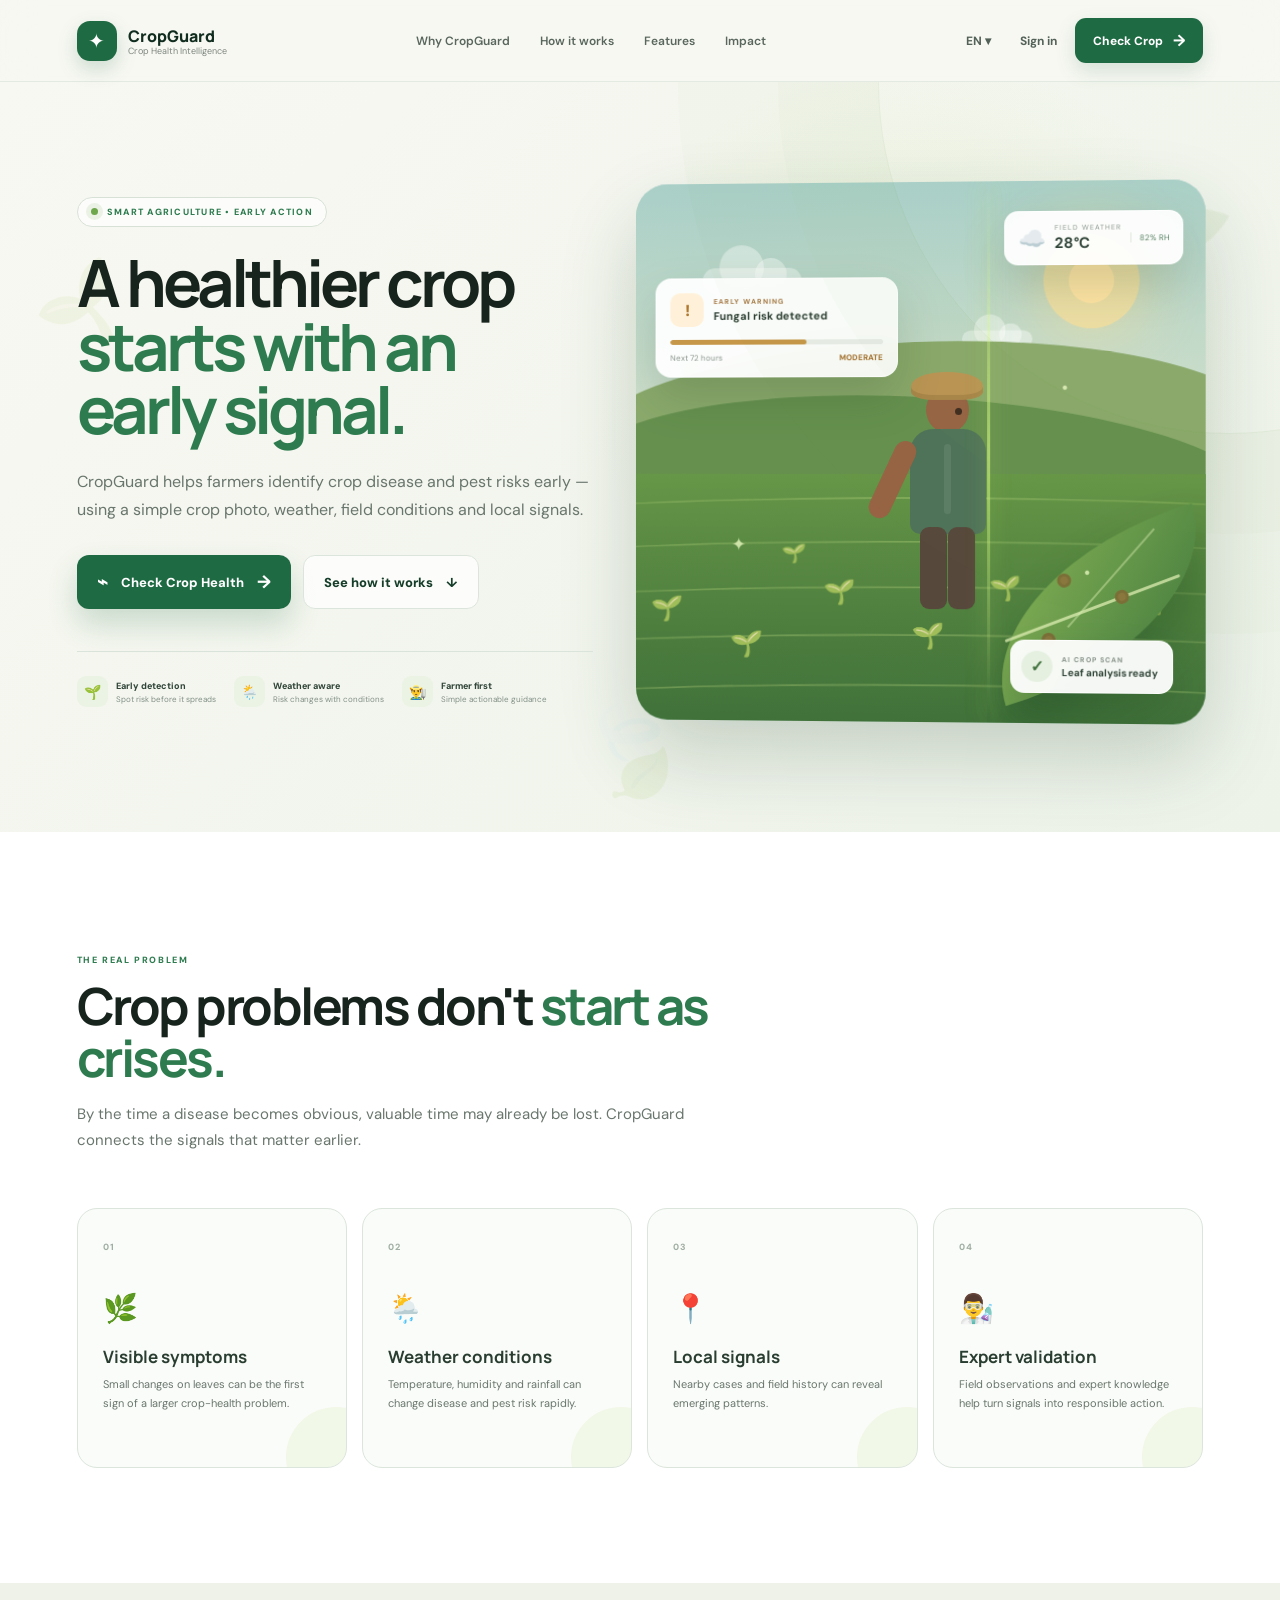
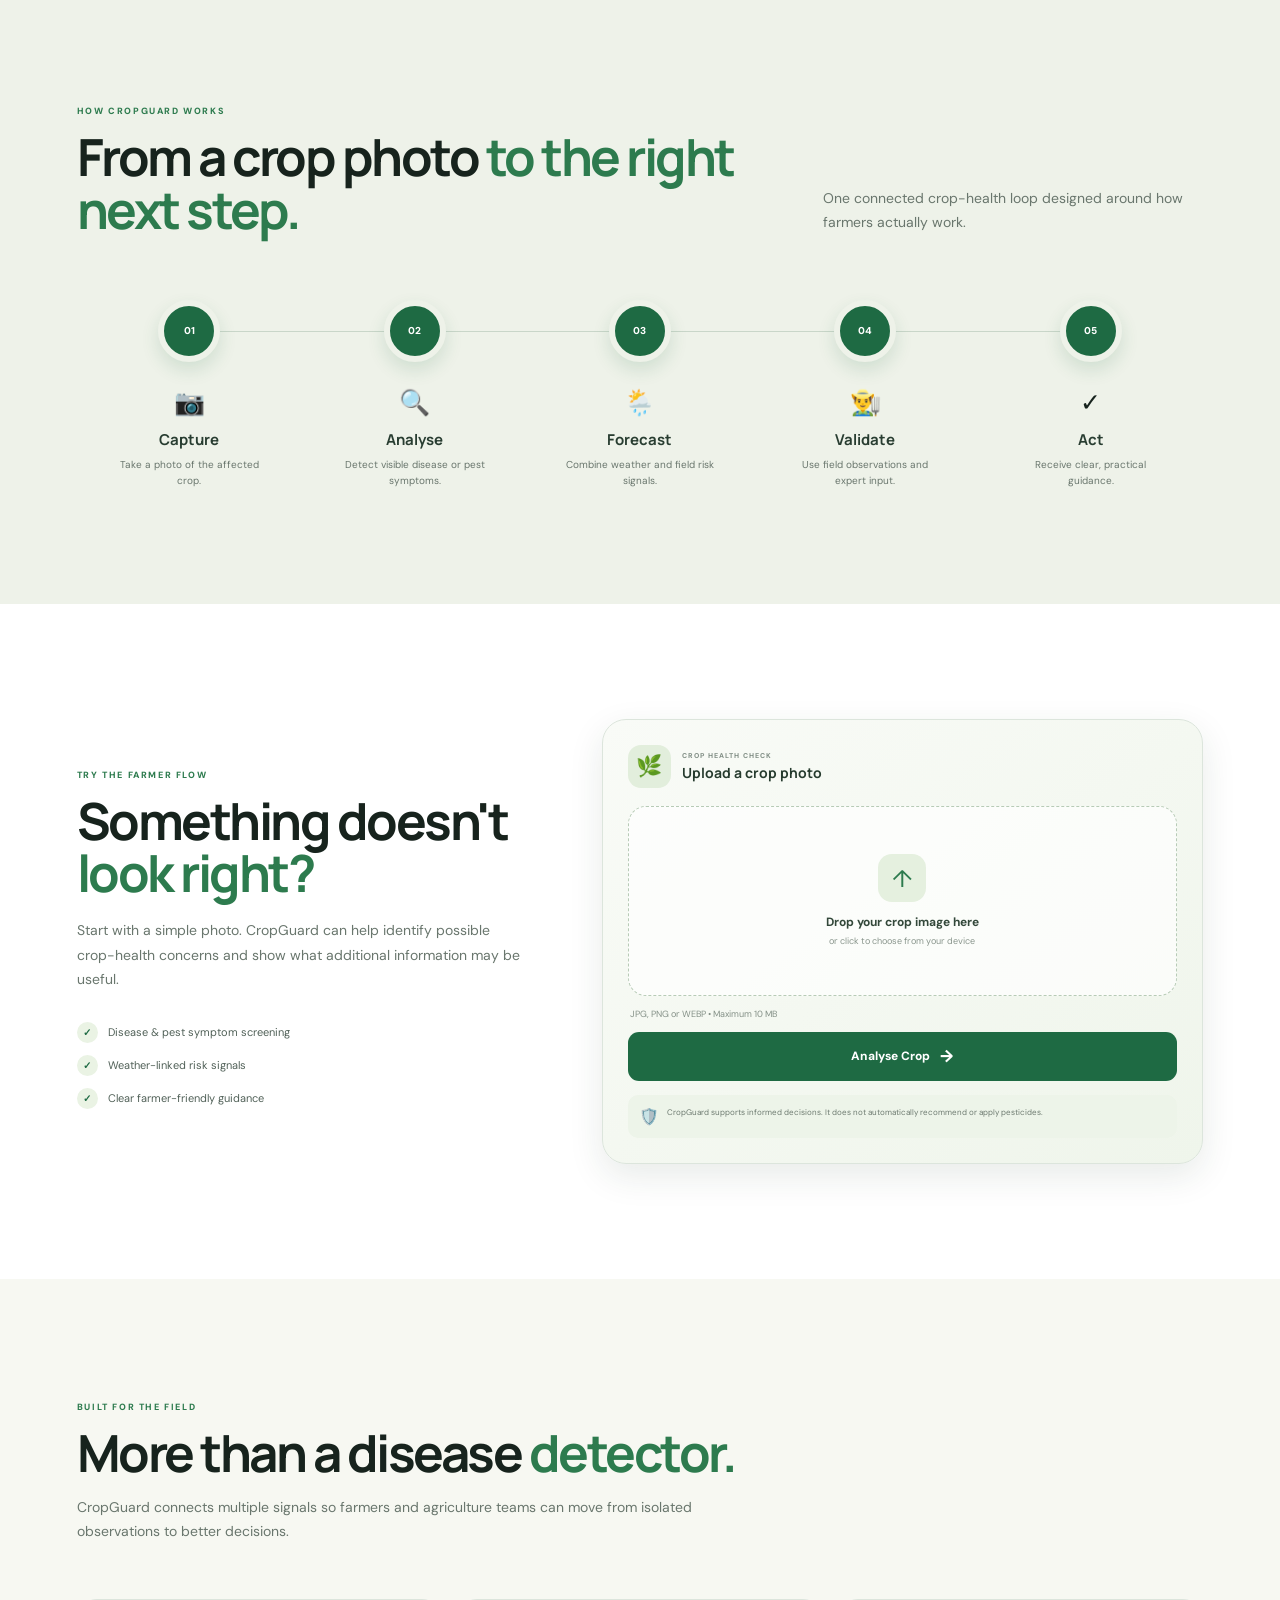
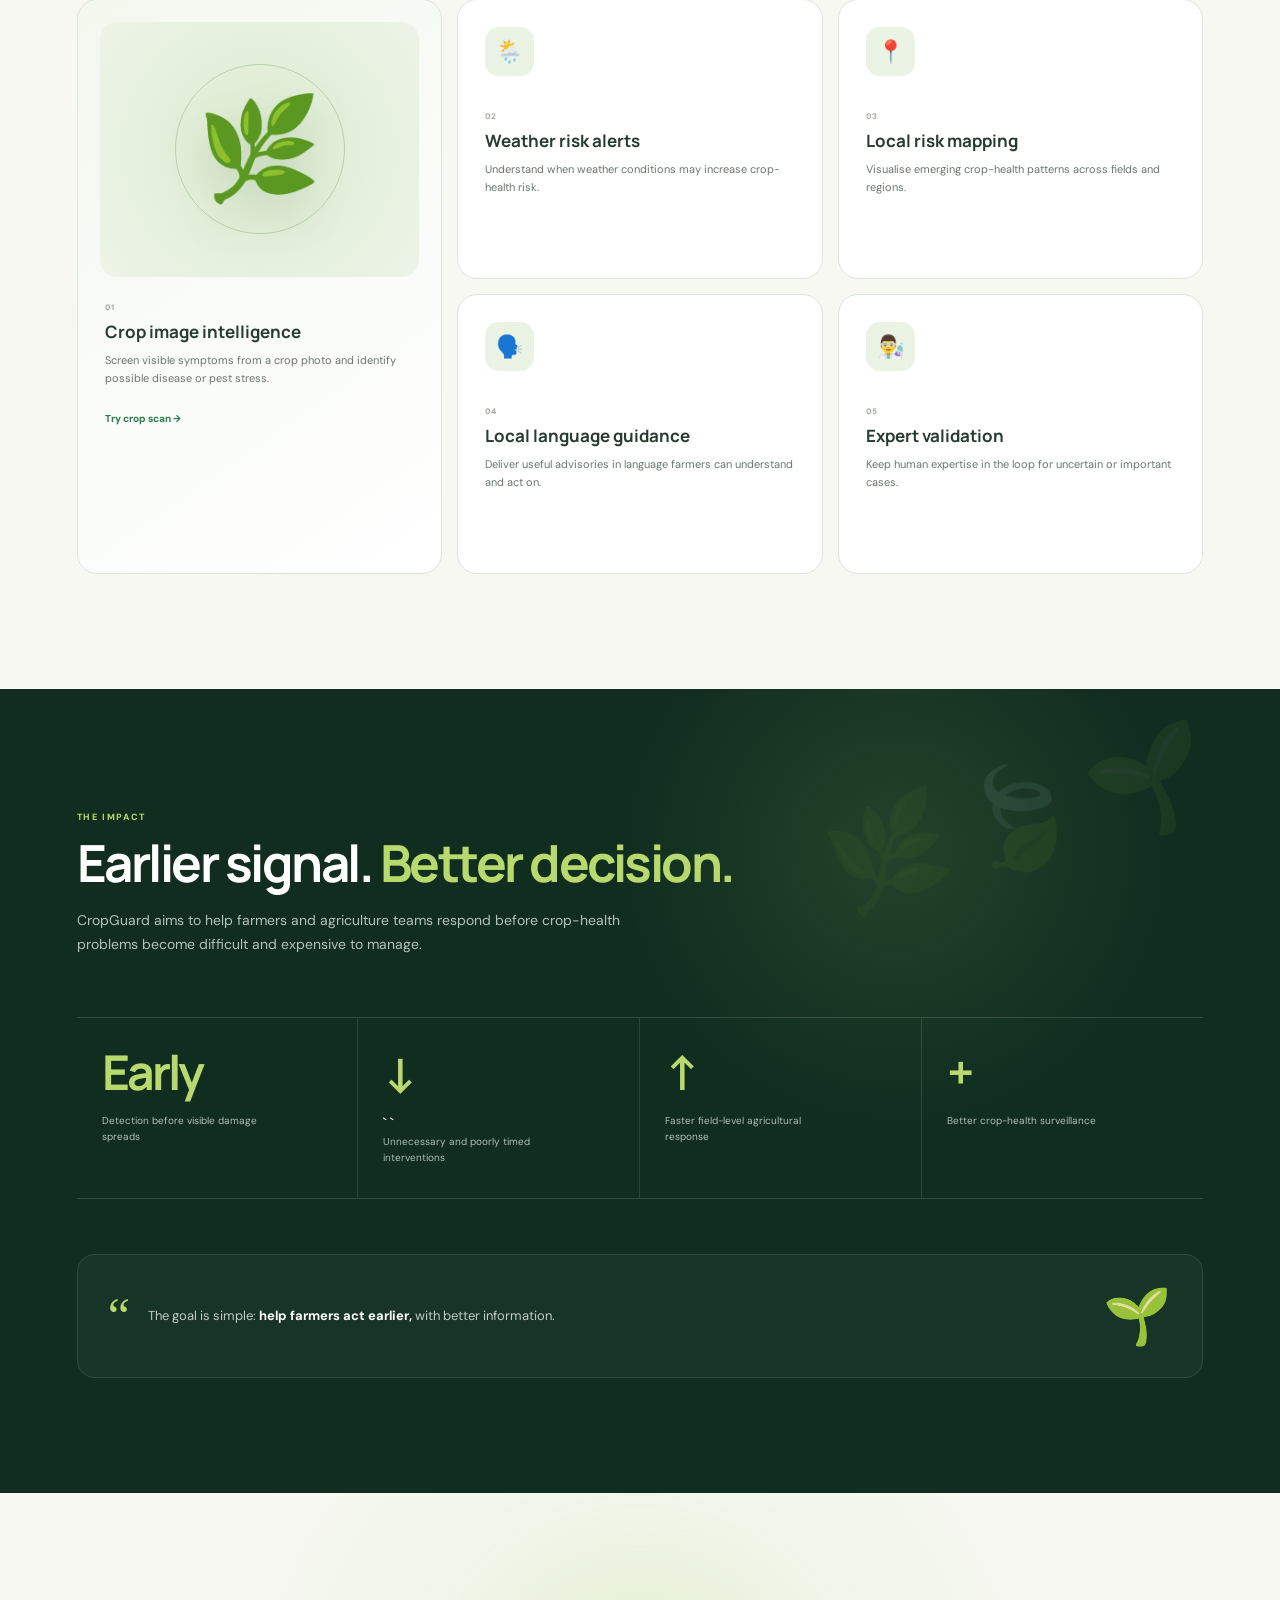
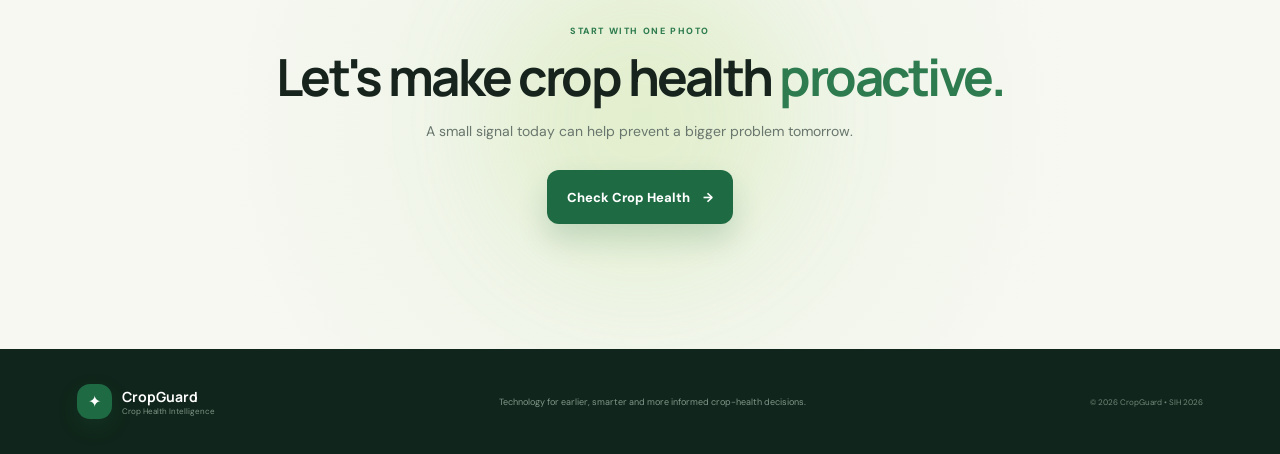
<file: index.html>
<!DOCTYPE html>
<html lang="en">

<head>
    <meta charset="UTF-8">
    <meta name="viewport" content="width=device-width, initial-scale=1.0">

    <title>CropGuard — Protect Your Crop Before It Spreads</title>

    <link rel="preconnect" href="https://fonts.googleapis.com">
    <link rel="preconnect" href="https://fonts.gstatic.com" crossorigin>

    <link
        href="https://fonts.googleapis.com/css2?family=DM+Sans:wght@400;500;600;700&family=Manrope:wght@600;700;800&display=swap"
        rel="stylesheet">

    <link rel="stylesheet" href="style.css">
</head>

<body>

    <!-- ================= NAVBAR ================= -->

    <header class="navbar">

        <a href="#home" class="brand">

            <div class="brand-icon">
                <span>✦</span>
            </div>

            <div>
                <strong>CropGuard</strong>
                <small>Crop Health Intelligence</small>
            </div>

        </a>


        <nav class="nav-links">

            <a href="#problem">Why CropGuard</a>
            <a href="#how-it-works">How it works</a>
            <a href="#features">Features</a>
            <a href="#impact">Impact</a>

        </nav>


        <div class="nav-actions">

            <button class="language-btn">
                EN ▾
            </button>

            <a href="#crop-scan" class="signin">
                Sign in
            </a>

            <a href="#crop-scan" class="nav-button">
                Check Crop <span>→</span>
            </a>

        </div>


        <button class="mobile-menu" aria-label="Open menu">
            ☰
        </button>

    </header>



    <!-- ================= HERO ================= -->

    <main>

        <section class="hero" id="home">

            <div class="hero-background-leaf leaf-a">🌿</div>
            <div class="hero-background-leaf leaf-b">🍃</div>
            <div class="hero-background-leaf leaf-c">🌱</div>


            <!-- HERO LEFT -->

            <div class="hero-content">

                <div class="hero-eyebrow">
                    <span class="live-dot"></span>
                    SMART AGRICULTURE • EARLY ACTION
                </div>


                <h1>
                    A healthier crop
                    <span>starts with an early signal.</span>
                </h1>


                <p class="hero-text">
                    CropGuard helps farmers identify crop disease and pest
                    risks early — using a simple crop photo, weather,
                    field conditions and local signals.
                </p>


                <div class="hero-actions">

                    <a href="pages/dashboard.html" class="primary-button">
                        <span class="button-icon">⌁</span>
                        Check Crop Health
                        <span class="arrow">→</span>
                    </a>

                    <a href="#how-it-works" class="secondary-button">
                        See how it works
                        <span>↓</span>
                    </a>

                </div>


                <div class="hero-proof">

                    <div class="proof">

                        <div class="proof-icon">
                            🌱
                        </div>

                        <div>
                            <strong>Early detection</strong>
                            <span>Spot risk before it spreads</span>
                        </div>

                    </div>


                    <div class="proof">

                        <div class="proof-icon">
                            🌦️
                        </div>

                        <div>
                            <strong>Weather aware</strong>
                            <span>Risk changes with conditions</span>
                        </div>

                    </div>


                    <div class="proof">

                        <div class="proof-icon">
                            👨‍🌾
                        </div>

                        <div>
                            <strong>Farmer first</strong>
                            <span>Simple actionable guidance</span>
                        </div>

                    </div>

                </div>

            </div>



            <!-- HERO FARM SCENE -->

            <div class="farm-scene">


                <!-- sky -->

                <div class="sky">

                    <div class="sun">
                        <div class="sun-core"></div>
                    </div>

                    <div class="cloud cloud-one"></div>
                    <div class="cloud cloud-two"></div>

                </div>


                <!-- hills -->

                <div class="hill hill-back"></div>
                <div class="hill hill-front"></div>


                <!-- field -->

                <div class="field">

                    <div class="field-row row-one"></div>
                    <div class="field-row row-two"></div>
                    <div class="field-row row-three"></div>
                    <div class="field-row row-four"></div>
                    <div class="field-row row-five"></div>

                    <div class="crop crop-1">🌱</div>
                    <div class="crop crop-2">🌱</div>
                    <div class="crop crop-3">🌱</div>
                    <div class="crop crop-4">🌱</div>
                    <div class="crop crop-5">🌱</div>
                    <div class="crop crop-6">🌱</div>
                    <div class="crop crop-7">🌱</div>
                    <div class="crop crop-8">🌱</div>

                </div>


                <!-- FARMER -->

                <div class="farmer">

                    <div class="farmer-hat"></div>

                    <div class="farmer-head"></div>

                    <div class="farmer-body"></div>

                    <div class="farmer-arm"></div>

                    <div class="farmer-leg farmer-leg-one"></div>
                    <div class="farmer-leg farmer-leg-two"></div>

                </div>


                <!-- FOREGROUND LEAF -->

                <div class="giant-leaf">

                    <div class="leaf-stem"></div>

                    <div class="leaf-vein"></div>

                    <span class="spot spot-one"></span>
                    <span class="spot spot-two"></span>
                    <span class="spot spot-three"></span>

                </div>


                <!-- FLOATING SCAN -->

                <div class="scan-line"></div>


                <!-- RISK CARD -->

                <div class="risk-card">

                    <div class="risk-card-top">

                        <div class="risk-icon">
                            !
                        </div>

                        <div>
                            <small>EARLY WARNING</small>
                            <strong>Fungal risk detected</strong>
                        </div>

                    </div>


                    <div class="risk-bar">
                        <span></span>
                    </div>


                    <div class="risk-bottom">

                        <span>Next 72 hours</span>

                        <b>MODERATE</b>

                    </div>

                </div>


                <!-- WEATHER CARD -->

                <div class="weather-card">

                    <div class="weather-icon">
                        ☁️
                    </div>

                    <div>
                        <small>FIELD WEATHER</small>
                        <strong>28°C</strong>
                    </div>

                    <div class="humidity">
                        82% RH
                    </div>

                </div>


                <!-- AI CARD -->

                <div class="ai-card">

                    <div class="ai-check">
                        ✓
                    </div>

                    <div>
                        <small>AI CROP SCAN</small>
                        <strong>Leaf analysis ready</strong>
                    </div>

                </div>


                <!-- PARTICLES -->

                <span class="particle p1">✦</span>
                <span class="particle p2">•</span>
                <span class="particle p3">✦</span>
                <span class="particle p4">•</span>

            </div>

        </section>



        <!-- ================= PROBLEM ================= -->

        <section class="problem-section" id="problem">

            <div class="section-wrap">

                <div class="section-heading">

                    <span class="section-kicker">
                        THE REAL PROBLEM
                    </span>

                    <h2>
                        Crop problems don't
                        <span>start as crises.</span>
                    </h2>

                    <p>
                        By the time a disease becomes obvious, valuable
                        time may already be lost. CropGuard connects the
                        signals that matter earlier.
                    </p>

                </div>


                <div class="signal-grid">

                    <div class="signal-card">

                        <span class="signal-number">01</span>

                        <div class="signal-symbol">🌿</div>

                        <h3>Visible symptoms</h3>

                        <p>
                            Small changes on leaves can be the first sign
                            of a larger crop-health problem.
                        </p>

                    </div>


                    <div class="signal-card">

                        <span class="signal-number">02</span>

                        <div class="signal-symbol">🌦️</div>

                        <h3>Weather conditions</h3>

                        <p>
                            Temperature, humidity and rainfall can change
                            disease and pest risk rapidly.
                        </p>

                    </div>


                    <div class="signal-card">

                        <span class="signal-number">03</span>

                        <div class="signal-symbol">📍</div>

                        <h3>Local signals</h3>

                        <p>
                            Nearby cases and field history can reveal
                            emerging patterns.
                        </p>

                    </div>


                    <div class="signal-card">

                        <span class="signal-number">04</span>

                        <div class="signal-symbol">👨‍🔬</div>

                        <h3>Expert validation</h3>

                        <p>
                            Field observations and expert knowledge help
                            turn signals into responsible action.
                        </p>

                    </div>

                </div>

            </div>

        </section>



        <!-- ================= HOW IT WORKS ================= -->

        <section class="workflow-section" id="how-it-works">

            <div class="section-wrap">

                <div class="workflow-heading">

                    <div>

                        <span class="section-kicker">
                            HOW CROPGUARD WORKS
                        </span>

                        <h2>
                            From a crop photo
                            <span>to the right next step.</span>
                        </h2>

                    </div>

                    <p>
                        One connected crop-health loop designed around
                        how farmers actually work.
                    </p>

                </div>


                <div class="workflow">

                    <div class="workflow-line"></div>


                    <div class="workflow-step">

                        <div class="step-circle">
                            01
                        </div>

                        <div class="step-icon">📷</div>

                        <h3>Capture</h3>

                        <p>
                            Take a photo of the affected crop.
                        </p>

                    </div>


                    <div class="workflow-step">

                        <div class="step-circle">
                            02
                        </div>

                        <div class="step-icon">🔍</div>

                        <h3>Analyse</h3>

                        <p>
                            Detect visible disease or pest symptoms.
                        </p>

                    </div>


                    <div class="workflow-step">

                        <div class="step-circle">
                            03
                        </div>

                        <div class="step-icon">🌦️</div>

                        <h3>Forecast</h3>

                        <p>
                            Combine weather and field risk signals.
                        </p>

                    </div>


                    <div class="workflow-step">

                        <div class="step-circle">
                            04
                        </div>

                        <div class="step-icon">👨‍🌾</div>

                        <h3>Validate</h3>

                        <p>
                            Use field observations and expert input.
                        </p>

                    </div>


                    <div class="workflow-step">

                        <div class="step-circle">
                            05
                        </div>

                        <div class="step-icon">✓</div>

                        <h3>Act</h3>

                        <p>
                            Receive clear, practical guidance.
                        </p>

                    </div>

                </div>

            </div>

        </section>



        <!-- ================= CROP SCAN ================= -->

        <section class="crop-scan-section" id="crop-scan">

            <div class="section-wrap scan-layout">

                <div class="scan-intro">

                    <span class="section-kicker">
                        TRY THE FARMER FLOW
                    </span>

                    <h2>
                        Something doesn't
                        <span>look right?</span>
                    </h2>

                    <p>
                        Start with a simple photo. CropGuard can help
                        identify possible crop-health concerns and show
                        what additional information may be useful.
                    </p>


                    <div class="scan-checks">

                        <div>
                            <span>✓</span>
                            Disease & pest symptom screening
                        </div>

                        <div>
                            <span>✓</span>
                            Weather-linked risk signals
                        </div>

                        <div>
                            <span>✓</span>
                            Clear farmer-friendly guidance
                        </div>

                    </div>

                </div>


                <div class="upload-panel">

                    <div class="upload-header">

                        <div class="upload-leaf">
                            🌿
                        </div>

                        <div>
                            <small>CROP HEALTH CHECK</small>
                            <strong>Upload a crop photo</strong>
                        </div>

                    </div>


                    <label class="upload-area">

                        <input
                            type="file"
                            id="cropImage"
                            accept="image/png,image/jpeg,image/webp"
                        >

                        <div class="upload-cloud">
                            ↑
                        </div>

                        <strong>
                            Drop your crop image here
                        </strong>

                        <span>
                            or click to choose from your device
                        </span>

                    </label>


                    <div id="uploadStatus" class="upload-status">
                        JPG, PNG or WEBP • Maximum 10 MB
                    </div>


                    <button class="scan-button" id="scanButton">
                        Analyse Crop
                        <span>→</span>
                    </button>


                    <div class="safe-message">
                        <span>🛡️</span>
                        <p>
                            CropGuard supports informed decisions.
                            It does not automatically recommend or apply
                            pesticides.
                        </p>
                    </div>

                </div>

            </div>

        </section>



        <!-- ================= FEATURES ================= -->

        <section class="features-section" id="features">

            <div class="section-wrap">

                <div class="features-heading">

                    <span class="section-kicker">
                        BUILT FOR THE FIELD
                    </span>

                    <h2>
                        More than a disease
                        <span>detector.</span>
                    </h2>

                    <p>
                        CropGuard connects multiple signals so farmers
                        and agriculture teams can move from isolated
                        observations to better decisions.
                    </p>

                </div>


                <div class="features-grid">


                    <article class="feature-card large">

                        <div class="feature-visual leaf-visual">

                            <span>🌿</span>

                            <div class="pulse-ring"></div>

                        </div>

                        <div class="feature-number">01</div>

                        <h3>Crop image intelligence</h3>

                        <p>
                            Screen visible symptoms from a crop photo
                            and identify possible disease or pest stress.
                        </p>

                        <a href="#crop-scan">
                            Try crop scan →
                        </a>

                    </article>


                    <article class="feature-card">

                        <div class="feature-icon">
                            🌦️
                        </div>

                        <div class="feature-number">
                            02
                        </div>

                        <h3>
                            Weather risk alerts
                        </h3>

                        <p>
                            Understand when weather conditions may
                            increase crop-health risk.
                        </p>

                    </article>


                    <article class="feature-card">

                        <div class="feature-icon">
                            📍
                        </div>

                        <div class="feature-number">
                            03
                        </div>

                        <h3>
                            Local risk mapping
                        </h3>

                        <p>
                            Visualise emerging crop-health patterns
                            across fields and regions.
                        </p>

                    </article>


                    <article class="feature-card">

                        <div class="feature-icon">
                            🗣️
                        </div>

                        <div class="feature-number">
                            04
                        </div>

                        <h3>
                            Local language guidance
                        </h3>

                        <p>
                            Deliver useful advisories in language farmers
                            can understand and act on.
                        </p>

                    </article>


                    <article class="feature-card">

                        <div class="feature-icon">
                            👨‍🔬
                        </div>

                        <div class="feature-number">
                            05
                        </div>

                        <h3>
                            Expert validation
                        </h3>

                        <p>
                            Keep human expertise in the loop for
                            uncertain or important cases.
                        </p>

                    </article>


                </div>

            </div>

        </section>



        <!-- ================= IMPACT ================= -->

        <section class="impact-section" id="impact">

            <div class="impact-leaves">

                <span>🌿</span>
                <span>🍃</span>
                <span>🌱</span>

            </div>


            <div class="section-wrap">

                <div class="impact-heading">

                    <span class="section-kicker">
                        THE IMPACT
                    </span>

                    <h2>
                        Earlier signal.
                        <span>Better decision.</span>
                    </h2>

                    <p>
                        CropGuard aims to help farmers and agriculture
                        teams respond before crop-health problems become
                        difficult and expensive to manage.
                    </p>

                </div>


                <div class="impact-grid">

                    <div class="impact-stat">

                        <strong>Early</strong>

                        <span>
                            Detection before visible damage spreads
                        </span>

                    </div>


                    <div class="impact-stat">

                        <strong>↓</strong>

                       `        ` <span>
                            Unnecessary and poorly timed interventions
                        </span>

                    </div>


                    <div class="impact-stat">

                        <strong>↑</strong>

                        <span>
                            Faster field-level agricultural response
                        </span>

                    </div>


                    <div class="impact-stat">

                        <strong>+</strong>

                        <span>
                            Better crop-health surveillance
                        </span>

                    </div>

                </div>


                <div class="impact-bottom">

                    <div class="impact-message">

                        <span class="quote-mark">“</span>

                        <p>
                            The goal is simple:
                            <strong>help farmers act earlier,</strong>
                            with better information.
                        </p>

                    </div>

                    <div class="impact-plant">
                        🌱
                    </div>

                </div>

            </div>

        </section>



        <!-- ================= FINAL CTA ================= -->

        <section class="final-section">

            <div class="final-glow"></div>

            <div class="section-wrap final-content">

                <span class="section-kicker">
                    START WITH ONE PHOTO
                </span>

                <h2>
                    Let's make crop health
                    <span>proactive.</span>
                </h2>

                <p>
                    A small signal today can help prevent a bigger
                    problem tomorrow.
                </p>

                <a href="#crop-scan" class="primary-button final-button">
                    Check Crop Health
                    <span>→</span>
                </a>

            </div>

        </section>

    </main>



    <!-- ================= FOOTER ================= -->

    <footer class="footer">

        <div class="footer-inner">

            <div class="footer-brand">

                <div class="brand-icon">
                    <span>✦</span>
                </div>

                <div>
                    <strong>CropGuard</strong>
                    <small>Crop Health Intelligence</small>
                </div>

            </div>


            <p>
                Technology for earlier, smarter and more informed
                crop-health decisions.
            </p>


            <span class="footer-copy">
                © <span id="currentYear"></span> CropGuard • SIH 2026
            </span>

        </div>

    </footer>


    <script src="script.js"></script>

</body>

</html>
</file>
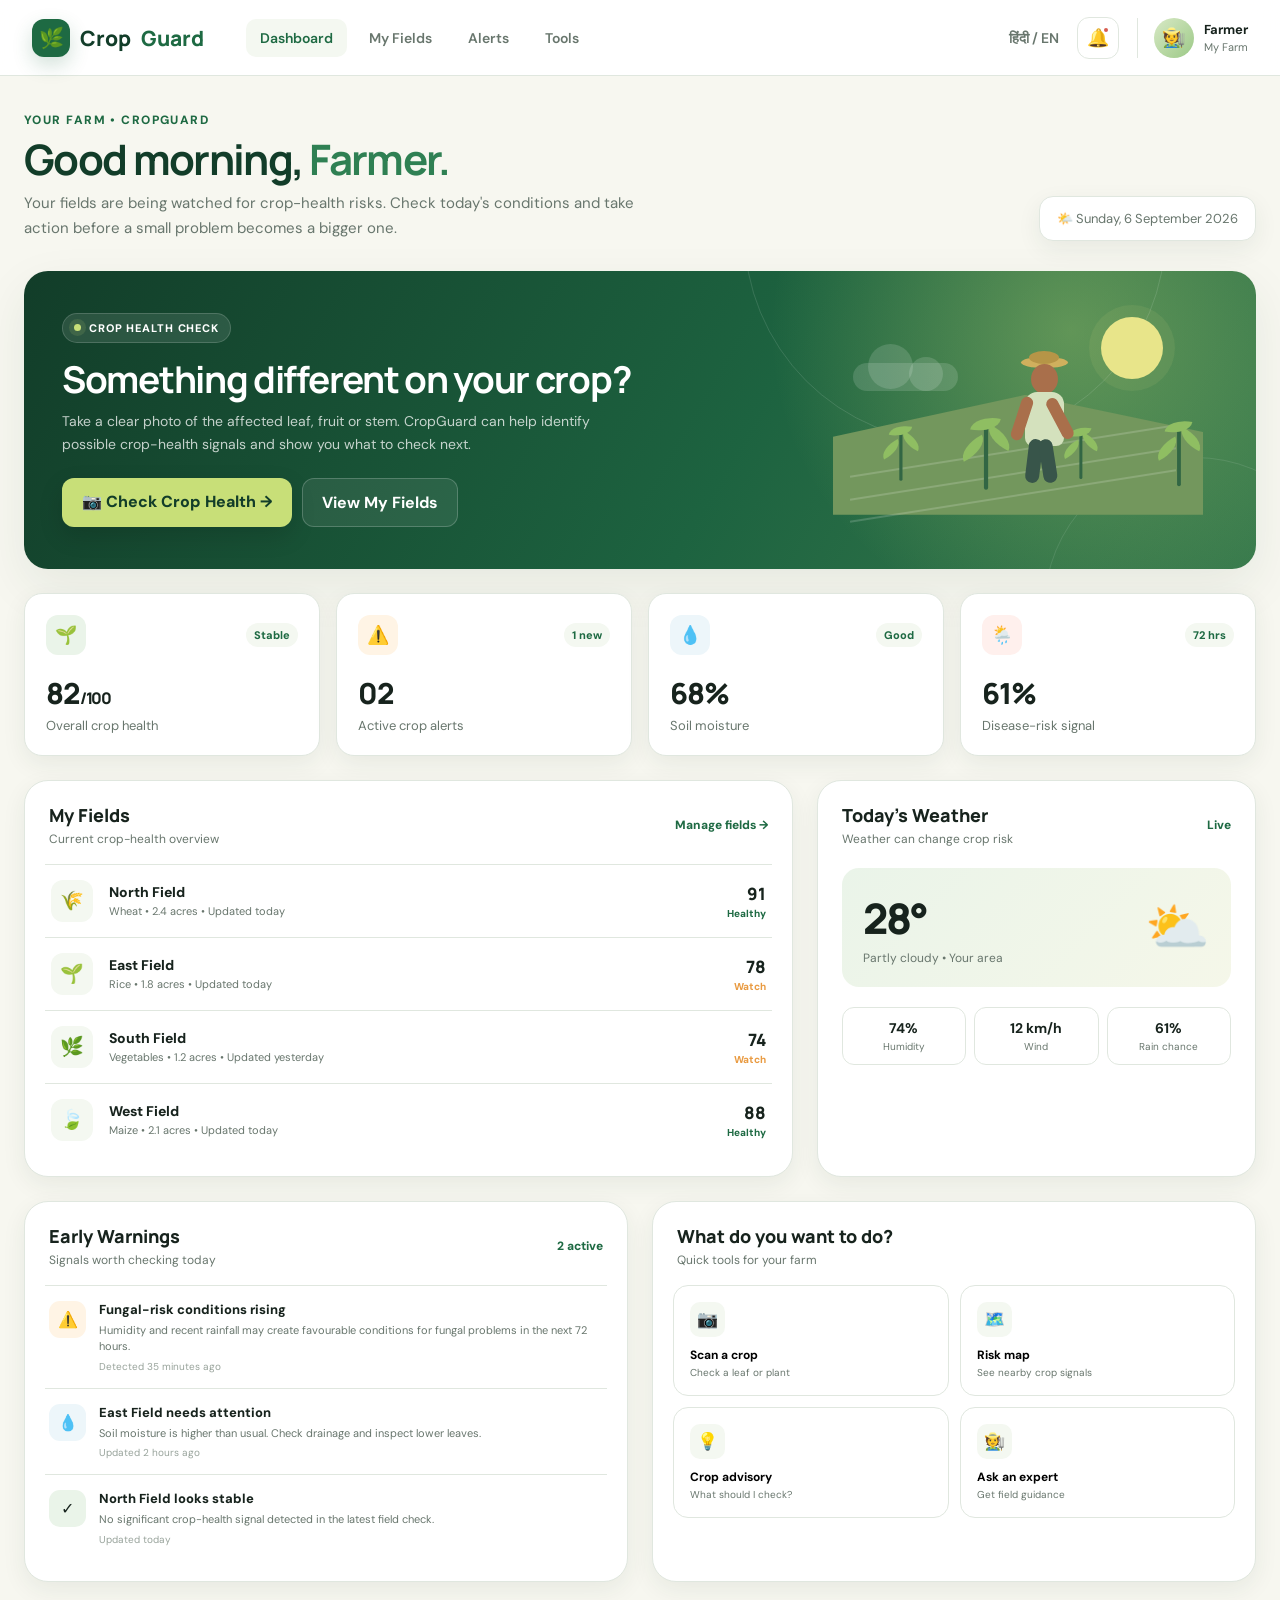
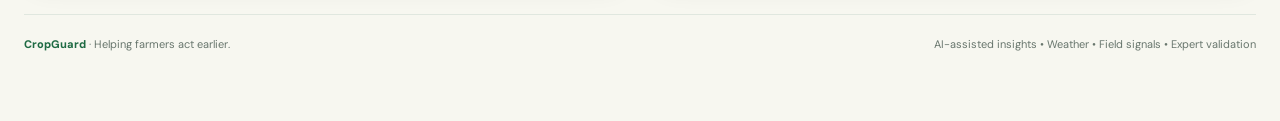
<file: dashboard.html>
<!DOCTYPE html>
<html lang="en">
<head>
    <meta charset="UTF-8">
    <meta name="viewport" content="width=device-width, initial-scale=1.0">

    <title>CropGuard | Farmer Dashboard</title>

    <link rel="preconnect" href="https://fonts.googleapis.com">
    <link rel="preconnect" href="https://fonts.gstatic.com" crossorigin>

    <link
        href="https://fonts.googleapis.com/css2?family=DM+Sans:wght@400;500;600;700&family=Manrope:wght@500;600;700;800&display=swap"
        rel="stylesheet"
    >

    <style>
        /* =========================================================
           CROPGUARD FARMER DASHBOARD
           Self-contained page styling
        ========================================================= */

        :root {
            --green-900: #123d29;
            --green-800: #185637;
            --green-700: #1e6a43;
            --green-600: #2f8053;
            --green-500: #58a66b;
            --green-100: #eaf4e9;
            --green-50: #f4f8f1;

            --lime: #c8df78;

            --cream: #f7f7f0;
            --white: #ffffff;

            --ink: #17231d;
            --muted: #68766d;
            --line: #e0e7df;

            --orange: #e99b42;
            --orange-bg: #fff4e5;

            --red: #d75c50;
            --red-bg: #fff0ed;

            --blue: #5c94b7;
            --blue-bg: #edf6fa;

            --shadow: 0 18px 50px rgba(27, 61, 39, 0.08);
            --shadow-small: 0 8px 24px rgba(27, 61, 39, 0.07);

            --radius-lg: 24px;
            --radius-md: 18px;
            --radius-sm: 12px;
        }

        * {
            box-sizing: border-box;
            margin: 0;
            padding: 0;
        }

        html {
            scroll-behavior: smooth;
        }

        body {
            font-family: "DM Sans", sans-serif;
            background: var(--cream);
            color: var(--ink);
            min-height: 100vh;
        }

        button,
        input,
        select {
            font: inherit;
        }

        button {
            cursor: pointer;
        }

        a {
            color: inherit;
            text-decoration: none;
        }

        /* =========================================================
           TOP NAV
        ========================================================= */

        .dashboard-nav {
            height: 76px;
            background: rgba(255, 255, 255, 0.94);
            border-bottom: 1px solid var(--line);
            display: flex;
            align-items: center;
            justify-content: space-between;
            padding: 0 32px;
            position: sticky;
            top: 0;
            z-index: 1000;
            backdrop-filter: blur(14px);
        }

        .nav-left {
            display: flex;
            align-items: center;
            gap: 42px;
        }

        .brand {
            display: flex;
            align-items: center;
            gap: 10px;
            font-family: "Manrope", sans-serif;
            font-weight: 800;
            font-size: 21px;
            color: var(--green-900);
        }

        .brand-mark {
            width: 38px;
            height: 38px;
            background: var(--green-700);
            border-radius: 12px;
            display: grid;
            place-items: center;
            color: white;
            font-size: 20px;
            box-shadow: 0 8px 20px rgba(30, 106, 67, 0.2);
        }

        .brand span {
            color: var(--green-700);
        }

        .nav-links {
            display: flex;
            gap: 8px;
        }

        .nav-links a {
            padding: 10px 14px;
            border-radius: 10px;
            color: var(--muted);
            font-size: 14px;
            font-weight: 600;
            transition: 0.25s ease;
        }

        .nav-links a:hover,
        .nav-links a.active {
            color: var(--green-700);
            background: var(--green-50);
        }

        .nav-right {
            display: flex;
            align-items: center;
            gap: 18px;
        }

        .language {
            color: var(--muted);
            font-size: 14px;
            font-weight: 600;
        }

        .notification {
            width: 42px;
            height: 42px;
            border: 1px solid var(--line);
            border-radius: 12px;
            background: white;
            position: relative;
            display: grid;
            place-items: center;
            font-size: 18px;
        }

        .notification-dot {
            position: absolute;
            width: 8px;
            height: 8px;
            border-radius: 50%;
            background: var(--red);
            top: 8px;
            right: 8px;
            border: 2px solid white;
        }

        .profile {
            display: flex;
            align-items: center;
            gap: 10px;
            padding-left: 16px;
            border-left: 1px solid var(--line);
        }

        .profile-avatar {
            width: 40px;
            height: 40px;
            border-radius: 50%;
            background: linear-gradient(135deg, #d8e9c5, #9cc987);
            display: grid;
            place-items: center;
            font-size: 19px;
        }

        .profile-name {
            font-size: 13px;
            font-weight: 700;
        }

        .profile-location {
            color: var(--muted);
            font-size: 11px;
            margin-top: 2px;
        }

        /* =========================================================
           PAGE
        ========================================================= */

        .dashboard-wrapper {
            width: min(1440px, calc(100% - 48px));
            margin: 0 auto;
            padding: 36px 0 70px;
        }

        /* =========================================================
           WELCOME
        ========================================================= */

        .welcome-row {
            display: flex;
            align-items: flex-end;
            justify-content: space-between;
            gap: 25px;
            margin-bottom: 30px;
        }

        .welcome-eyebrow {
            color: var(--green-700);
            font-size: 12px;
            letter-spacing: 0.12em;
            font-weight: 800;
            text-transform: uppercase;
            margin-bottom: 9px;
        }

        .welcome-title {
            font-family: "Manrope", sans-serif;
            font-size: clamp(28px, 4vw, 42px);
            line-height: 1.08;
            letter-spacing: -0.04em;
            color: var(--green-900);
        }

        .welcome-title span {
            color: var(--green-600);
        }

        .welcome-text {
            margin-top: 9px;
            color: var(--muted);
            max-width: 620px;
            line-height: 1.65;
            font-size: 15px;
        }

        .date-chip {
            background: white;
            border: 1px solid var(--line);
            border-radius: 14px;
            padding: 13px 17px;
            color: var(--muted);
            font-size: 13px;
            white-space: nowrap;
            box-shadow: var(--shadow-small);
        }

        /* =========================================================
           HERO ACTION
        ========================================================= */

        .scan-hero {
            min-height: 270px;
            border-radius: var(--radius-lg);
            background:
                radial-gradient(circle at 85% 20%, rgba(200, 223, 120, 0.35), transparent 28%),
                linear-gradient(120deg, #123d29 0%, #1d6340 58%, #397b4d 100%);
            color: white;
            padding: 34px 38px;
            position: relative;
            overflow: hidden;
            display: flex;
            align-items: center;
            justify-content: space-between;
            gap: 35px;
            box-shadow: var(--shadow);
            margin-bottom: 24px;
        }

        .scan-hero::before {
            content: "";
            position: absolute;
            width: 420px;
            height: 420px;
            border-radius: 50%;
            border: 1px solid rgba(255,255,255,0.12);
            right: 90px;
            top: -250px;
        }

        .scan-hero::after {
            content: "";
            position: absolute;
            width: 300px;
            height: 300px;
            border-radius: 50%;
            border: 1px solid rgba(255,255,255,0.1);
            right: -90px;
            bottom: -190px;
        }

        .scan-copy {
            max-width: 610px;
            position: relative;
            z-index: 2;
        }

        .scan-label {
            display: inline-flex;
            align-items: center;
            gap: 8px;
            background: rgba(255,255,255,0.1);
            border: 1px solid rgba(255,255,255,0.16);
            border-radius: 30px;
            padding: 7px 11px;
            font-size: 11px;
            letter-spacing: 0.08em;
            font-weight: 800;
            margin-bottom: 16px;
        }

        .pulse-dot {
            width: 7px;
            height: 7px;
            background: var(--lime);
            border-radius: 50%;
            box-shadow: 0 0 0 5px rgba(200,223,120,0.12);
            animation: pulse 2s infinite;
        }

        @keyframes pulse {
            0%, 100% {
                box-shadow: 0 0 0 4px rgba(200,223,120,0.12);
            }

            50% {
                box-shadow: 0 0 0 9px rgba(200,223,120,0.02);
            }
        }

        .scan-title {
            font-family: "Manrope", sans-serif;
            font-size: clamp(25px, 3vw, 37px);
            line-height: 1.1;
            letter-spacing: -0.035em;
            margin-bottom: 11px;
        }

        .scan-description {
            color: rgba(255,255,255,0.75);
            line-height: 1.6;
            max-width: 550px;
            font-size: 14px;
        }

        .scan-actions {
            margin-top: 23px;
            display: flex;
            gap: 10px;
            flex-wrap: wrap;
        }

        .primary-scan {
            border: none;
            background: var(--lime);
            color: var(--green-900);
            padding: 13px 20px;
            border-radius: 12px;
            font-weight: 800;
            transition: 0.25s ease;
            box-shadow: 0 9px 25px rgba(0,0,0,0.14);
        }

        .primary-scan:hover {
            transform: translateY(-2px);
            box-shadow: 0 13px 30px rgba(0,0,0,0.18);
        }

        .secondary-scan {
            border: 1px solid rgba(255,255,255,0.2);
            background: rgba(255,255,255,0.08);
            color: white;
            padding: 13px 19px;
            border-radius: 12px;
            font-weight: 700;
            transition: 0.25s ease;
        }

        .secondary-scan:hover {
            background: rgba(255,255,255,0.14);
        }

        /* =========================================================
           FARM ILLUSTRATION
        ========================================================= */

        .farm-art {
            width: 390px;
            min-width: 330px;
            height: 230px;
            position: relative;
            z-index: 2;
        }

        .sun {
            position: absolute;
            right: 55px;
            top: 12px;
            width: 62px;
            height: 62px;
            border-radius: 50%;
            background: #e8e58a;
            box-shadow: 0 0 0 12px rgba(232,229,138,0.08);
        }

        .cloud {
            position: absolute;
            width: 105px;
            height: 28px;
            border-radius: 30px;
            background: rgba(255,255,255,0.14);
            top: 58px;
            left: 25px;
        }

        .cloud::before,
        .cloud::after {
            content: "";
            position: absolute;
            border-radius: 50%;
            background: rgba(255,255,255,0.14);
        }

        .cloud::before {
            width: 45px;
            height: 45px;
            left: 15px;
            bottom: 2px;
        }

        .cloud::after {
            width: 34px;
            height: 34px;
            right: 15px;
            bottom: 0;
        }

        .field-back {
            position: absolute;
            bottom: 20px;
            left: 5px;
            width: 370px;
            height: 120px;
            background: #73975d;
            clip-path: polygon(0 35%, 52% 0, 100% 31%, 100% 100%, 0 100%);
            border-radius: 35px 35px 0 0;
        }

        .field-line {
            position: absolute;
            height: 2px;
            background: rgba(255,255,255,0.17);
            transform: rotate(-9deg);
            left: 20px;
            width: 330px;
        }

        .field-line.one { bottom: 83px; }
        .field-line.two { bottom: 60px; }
        .field-line.three { bottom: 38px; }

        .plant {
            position: absolute;
            bottom: 47px;
            width: 55px;
            height: 72px;
        }

        .plant::before {
            content: "";
            position: absolute;
            width: 4px;
            height: 62px;
            background: #326644;
            bottom: 0;
            left: 26px;
            border-radius: 4px;
        }

        .leaf {
            position: absolute;
            width: 27px;
            height: 15px;
            background: #8fbe62;
            border-radius: 100% 0 100% 0;
        }

        .leaf.left {
            left: 2px;
            top: 25px;
            transform: rotate(-27deg);
        }

        .leaf.right {
            right: 1px;
            top: 15px;
            transform: rotate(26deg) scaleX(-1);
        }

        .leaf.top {
            left: 14px;
            top: 2px;
            transform: rotate(10deg);
        }

        .plant-a { left: 45px; transform: scale(0.8); }
        .plant-b { left: 130px; transform: scale(1.05); }
        .plant-c { left: 225px; transform: scale(0.75); }
        .plant-d { right: 12px; transform: scale(0.95); }

        /* Farmer silhouette */
        .farmer {
            position: absolute;
            bottom: 53px;
            left: 176px;
            width: 72px;
            height: 125px;
            animation: farmerFloat 4s ease-in-out infinite;
        }

        @keyframes farmerFloat {
            0%, 100% { transform: translateY(0); }
            50% { transform: translateY(-4px); }
        }

        .farmer-head {
            position: absolute;
            top: 7px;
            left: 27px;
            width: 27px;
            height: 30px;
            border-radius: 50%;
            background: #a96f4b;
        }

        .farmer-hat {
            position: absolute;
            top: 0;
            left: 17px;
            width: 47px;
            height: 11px;
            border-radius: 50%;
            background: #d0b05d;
        }

        .farmer-hat::after {
            content: "";
            position: absolute;
            width: 30px;
            height: 13px;
            border-radius: 50%;
            background: #b69547;
            left: 8px;
            top: -6px;
        }

        .farmer-body {
            position: absolute;
            top: 35px;
            left: 21px;
            width: 39px;
            height: 54px;
            background: #d4e1bd;
            border-radius: 12px 12px 8px 8px;
        }

        .farmer-arm {
            position: absolute;
            width: 12px;
            height: 45px;
            background: #a96f4b;
            border-radius: 10px;
            top: 39px;
        }

        .farmer-arm.left {
            left: 12px;
            transform: rotate(18deg);
        }

        .farmer-arm.right {
            right: 10px;
            transform: rotate(-28deg);
        }

        .farmer-leg {
            position: absolute;
            width: 14px;
            height: 44px;
            background: #38554a;
            border-radius: 10px;
            top: 82px;
        }

        .farmer-leg.left {
            left: 23px;
            transform: rotate(7deg);
        }

        .farmer-leg.right {
            right: 21px;
            transform: rotate(-9deg);
        }

        /* =========================================================
           STATS
        ========================================================= */

        .stats-grid {
            display: grid;
            grid-template-columns: repeat(4, 1fr);
            gap: 16px;
            margin-bottom: 24px;
        }

        .stat-card {
            background: white;
            border: 1px solid var(--line);
            border-radius: var(--radius-md);
            padding: 21px;
            box-shadow: var(--shadow-small);
            position: relative;
            overflow: hidden;
        }

        .stat-top {
            display: flex;
            align-items: center;
            justify-content: space-between;
            margin-bottom: 18px;
        }

        .stat-icon {
            width: 40px;
            height: 40px;
            border-radius: 12px;
            display: grid;
            place-items: center;
            font-size: 18px;
        }

        .stat-icon.green {
            background: var(--green-100);
        }

        .stat-icon.orange {
            background: var(--orange-bg);
        }

        .stat-icon.blue {
            background: var(--blue-bg);
        }

        .stat-icon.red {
            background: var(--red-bg);
        }

        .stat-change {
            font-size: 11px;
            font-weight: 800;
            color: var(--green-700);
            background: var(--green-50);
            padding: 5px 8px;
            border-radius: 20px;
        }

        .stat-number {
            font-family: "Manrope", sans-serif;
            font-size: 29px;
            font-weight: 800;
            letter-spacing: -0.04em;
        }

        .stat-label {
            color: var(--muted);
            font-size: 13px;
            margin-top: 4px;
        }

        /* =========================================================
           MAIN GRID
        ========================================================= */

        .main-grid {
            display: grid;
            grid-template-columns: minmax(0, 1.4fr) minmax(320px, 0.8fr);
            gap: 24px;
            margin-bottom: 24px;
        }

        .panel {
            background: white;
            border: 1px solid var(--line);
            border-radius: var(--radius-lg);
            box-shadow: var(--shadow-small);
            overflow: hidden;
        }

        .panel-header {
            padding: 22px 24px 17px;
            display: flex;
            align-items: center;
            justify-content: space-between;
            gap: 15px;
        }

        .panel-title {
            font-family: "Manrope", sans-serif;
            font-size: 18px;
            font-weight: 800;
        }

        .panel-subtitle {
            color: var(--muted);
            font-size: 12px;
            margin-top: 4px;
        }

        .view-link {
            color: var(--green-700);
            font-size: 12px;
            font-weight: 800;
        }

        /* =========================================================
           FIELD HEALTH
        ========================================================= */

        .field-list {
            padding: 0 20px 20px;
        }

        .field-row {
            display: grid;
            grid-template-columns: 45px 1fr auto;
            align-items: center;
            gap: 13px;
            padding: 15px 6px;
            border-top: 1px solid var(--line);
        }

        .field-icon {
            width: 42px;
            height: 42px;
            background: var(--green-50);
            border-radius: 12px;
            display: grid;
            place-items: center;
            font-size: 19px;
        }

        .field-name {
            font-size: 14px;
            font-weight: 800;
        }

        .field-info {
            color: var(--muted);
            font-size: 11px;
            margin-top: 3px;
        }

        .health-right {
            text-align: right;
        }

        .health-score {
            font-family: "Manrope", sans-serif;
            font-size: 17px;
            font-weight: 800;
        }

        .health-status {
            font-size: 10px;
            font-weight: 800;
            margin-top: 2px;
        }

        .healthy {
            color: var(--green-700);
        }

        .watch {
            color: var(--orange);
        }

        .risk {
            color: var(--red);
        }

        /* =========================================================
           WEATHER
        ========================================================= */

        .weather-panel {
            padding-bottom: 20px;
        }

        .weather-main {
            margin: 4px 24px 20px;
            border-radius: 17px;
            background:
                linear-gradient(135deg, #eaf4e9, #f5f7e9);
            padding: 21px;
            display: flex;
            justify-content: space-between;
            align-items: center;
        }

        .weather-temp {
            font-family: "Manrope", sans-serif;
            font-size: 42px;
            font-weight: 800;
            letter-spacing: -0.05em;
        }

        .weather-place {
            color: var(--muted);
            font-size: 12px;
            margin-top: 3px;
        }

        .weather-icon {
            font-size: 52px;
            animation: cloudMove 4s ease-in-out infinite;
        }

        @keyframes cloudMove {
            0%, 100% { transform: translateY(0); }
            50% { transform: translateY(-5px); }
        }

        .weather-details {
            display: grid;
            grid-template-columns: repeat(3, 1fr);
            padding: 0 24px;
            gap: 8px;
        }

        .weather-detail {
            border: 1px solid var(--line);
            border-radius: 12px;
            padding: 11px 8px;
            text-align: center;
        }

        .weather-detail strong {
            display: block;
            font-size: 14px;
        }

        .weather-detail span {
            color: var(--muted);
            display: block;
            font-size: 10px;
            margin-top: 3px;
        }

        /* =========================================================
           ALERTS
        ========================================================= */

        .lower-grid {
            display: grid;
            grid-template-columns: 1fr 1fr;
            gap: 24px;
        }

        .alert-list {
            padding: 0 20px 20px;
        }

        .alert-item {
            display: flex;
            gap: 13px;
            padding: 15px 4px;
            border-top: 1px solid var(--line);
        }

        .alert-symbol {
            width: 37px;
            height: 37px;
            border-radius: 11px;
            display: grid;
            place-items: center;
            flex: 0 0 auto;
        }

        .alert-symbol.warning {
            background: var(--orange-bg);
        }

        .alert-symbol.info {
            background: var(--blue-bg);
        }

        .alert-symbol.good {
            background: var(--green-100);
        }

        .alert-title {
            font-size: 13px;
            font-weight: 800;
        }

        .alert-text {
            color: var(--muted);
            font-size: 11px;
            line-height: 1.5;
            margin-top: 4px;
        }

        .alert-time {
            color: #98a39b;
            font-size: 10px;
            margin-top: 5px;
        }

        /* =========================================================
           QUICK ACTIONS
        ========================================================= */

        .quick-actions {
            padding: 0 20px 20px;
            display: grid;
            grid-template-columns: repeat(2, 1fr);
            gap: 11px;
        }

        .quick-action {
            border: 1px solid var(--line);
            background: white;
            border-radius: 15px;
            padding: 16px;
            text-align: left;
            transition: 0.25s ease;
            min-height: 105px;
        }

        .quick-action:hover {
            border-color: #bdd3c0;
            transform: translateY(-3px);
            box-shadow: var(--shadow-small);
        }

        .quick-icon {
            width: 35px;
            height: 35px;
            background: var(--green-50);
            border-radius: 10px;
            display: grid;
            place-items: center;
            margin-bottom: 10px;
            font-size: 17px;
        }

        .quick-action strong {
            display: block;
            font-size: 12px;
        }

        .quick-action span {
            display: block;
            color: var(--muted);
            font-size: 10px;
            margin-top: 3px;
        }

        /* =========================================================
           FOOTER
        ========================================================= */

        .dashboard-footer {
            margin-top: 32px;
            padding-top: 22px;
            border-top: 1px solid var(--line);
            display: flex;
            justify-content: space-between;
            gap: 20px;
            color: var(--muted);
            font-size: 11px;
        }

        .footer-brand {
            font-weight: 800;
            color: var(--green-700);
        }

        /* =========================================================
           MOBILE MENU
        ========================================================= */

        .mobile-menu-btn {
            display: none;
            width: 42px;
            height: 42px;
            border: 1px solid var(--line);
            background: white;
            border-radius: 11px;
            font-size: 19px;
        }

        /* =========================================================
           REVEAL ANIMATION
        ========================================================= */

        .reveal {
            opacity: 0;
            transform: translateY(18px);
            transition: opacity 0.6s ease, transform 0.6s ease;
        }

        .reveal.visible {
            opacity: 1;
            transform: translateY(0);
        }

        /* =========================================================
           RESPONSIVE
        ========================================================= */

        @media (max-width: 1100px) {

            .nav-left {
                gap: 18px;
            }

            .nav-links {
                display: none;
            }

            .stats-grid {
                grid-template-columns: repeat(2, 1fr);
            }

            .farm-art {
                width: 330px;
                min-width: 300px;
                transform: scale(0.9);
                transform-origin: right center;
            }
        }

        @media (max-width: 850px) {

            .dashboard-nav {
                padding: 0 18px;
            }

            .nav-right .language,
            .profile-name,
            .profile-location {
                display: none;
            }

            .profile {
                padding-left: 0;
                border: none;
            }

            .mobile-menu-btn {
                display: grid;
                place-items: center;
            }

            .dashboard-wrapper {
                width: min(100% - 28px, 700px);
                padding-top: 25px;
            }

            .welcome-row {
                align-items: flex-start;
                flex-direction: column;
            }

            .date-chip {
                width: 100%;
            }

            .scan-hero {
                padding: 28px;
                min-height: auto;
            }

            .farm-art {
                display: none;
            }

            .main-grid,
            .lower-grid {
                grid-template-columns: 1fr;
            }
        }

        @media (max-width: 560px) {

            .dashboard-nav {
                height: 68px;
            }

            .brand {
                font-size: 18px;
            }

            .brand-mark {
                width: 34px;
                height: 34px;
            }

            .notification {
                width: 38px;
                height: 38px;
            }

            .dashboard-wrapper {
                width: calc(100% - 22px);
                padding-bottom: 40px;
            }

            .welcome-title {
                font-size: 29px;
            }

            .welcome-text {
                font-size: 13px;
            }

            .scan-hero {
                border-radius: 20px;
                padding: 23px;
            }

            .scan-title {
                font-size: 26px;
            }

            .scan-description {
                font-size: 13px;
            }

            .scan-actions {
                flex-direction: column;
            }

            .primary-scan,
            .secondary-scan {
                width: 100%;
            }

            .stats-grid {
                grid-template-columns: 1fr 1fr;
                gap: 10px;
            }

            .stat-card {
                padding: 16px;
            }

            .stat-number {
                font-size: 24px;
            }

            .stat-label {
                font-size: 11px;
            }

            .weather-details {
                grid-template-columns: repeat(3, 1fr);
                padding: 0 16px;
            }

            .panel-header {
                padding: 19px 17px 15px;
            }

            .field-list,
            .alert-list {
                padding-left: 14px;
                padding-right: 14px;
            }

            .quick-actions {
                padding: 0 14px 15px;
            }

            .dashboard-footer {
                flex-direction: column;
            }
        }

        @media (prefers-reduced-motion: reduce) {
            *,
            *::before,
            *::after {
                animation-duration: 0.01ms !important;
                animation-iteration-count: 1 !important;
                transition-duration: 0.01ms !important;
                scroll-behavior: auto !important;
            }
        }
    </style>
</head>

<body>

    <!-- =========================================================
         NAVIGATION
    ========================================================= -->

    <header class="dashboard-nav">

        <div class="nav-left">

            <a href="../index.html" class="brand">
                <div class="brand-mark">🌿</div>
                Crop<span>Guard</span>
            </a>

            <nav class="nav-links">
                <a href="#" class="active">Dashboard</a>
                <a href="#fields">My Fields</a>
                <a href="#alerts">Alerts</a>
                <a href="#actions">Tools</a>
            </nav>

        </div>

        <div class="nav-right">

            <span class="language">हिंदी / EN</span>

            <button
                class="notification"
                aria-label="Notifications"
                onclick="document.getElementById('alerts').scrollIntoView({behavior:'smooth'})"
            >
                🔔
                <span class="notification-dot"></span>
            </button>

            <div class="profile">

                <div class="profile-avatar">
                    🧑‍🌾
                </div>

                <div>
                    <div class="profile-name">Farmer</div>
                    <div class="profile-location">My Farm</div>
                </div>

            </div>

            <button class="mobile-menu-btn" id="mobileMenuBtn">
                ☰
            </button>

        </div>

    </header>


    <!-- =========================================================
         MAIN DASHBOARD
    ========================================================= -->

    <main class="dashboard-wrapper">


        <!-- WELCOME -->

        <section class="welcome-row reveal">

            <div>

                <div class="welcome-eyebrow">
                    Your Farm • CropGuard
                </div>

                <h1 class="welcome-title">
                    Good morning, <span>Farmer.</span>
                </h1>

                <p class="welcome-text">
                    Your fields are being watched for crop-health risks.
                    Check today's conditions and take action before a small
                    problem becomes a bigger one.
                </p>

            </div>

            <div class="date-chip">
                🌤️ Sunday, 6 September 2026
            </div>

        </section>


        <!-- =====================================================
             BIG CROP SCAN CTA
        ====================================================== -->

        <section class="scan-hero reveal">

            <div class="scan-copy">

                <div class="scan-label">
                    <span class="pulse-dot"></span>
                    CROP HEALTH CHECK
                </div>

                <h2 class="scan-title">
                    Something different on your crop?
                </h2>

                <p class="scan-description">
                    Take a clear photo of the affected leaf, fruit or stem.
                    CropGuard can help identify possible crop-health signals
                    and show you what to check next.
                </p>

                <div class="scan-actions">

                    <a 
    href="scan.html" 
    class="primary-scan"
>
    📷 Check Crop Health →
</a>

                    <button
                        class="secondary-scan"
                        onclick="document.getElementById('fields').scrollIntoView({behavior:'smooth'})"
                    >
                        View My Fields
                    </button>

                </div>

            </div>


            <!-- FARMER + FIELD ILLUSTRATION -->

            <div class="farm-art">

                <div class="sun"></div>

                <div class="cloud"></div>

                <div class="field-back"></div>

                <div class="field-line one"></div>
                <div class="field-line two"></div>
                <div class="field-line three"></div>


                <div class="plant plant-a">
                    <span class="leaf left"></span>
                    <span class="leaf right"></span>
                    <span class="leaf top"></span>
                </div>

                <div class="plant plant-b">
                    <span class="leaf left"></span>
                    <span class="leaf right"></span>
                    <span class="leaf top"></span>
                </div>

                <div class="plant plant-c">
                    <span class="leaf left"></span>
                    <span class="leaf right"></span>
                    <span class="leaf top"></span>
                </div>

                <div class="plant plant-d">
                    <span class="leaf left"></span>
                    <span class="leaf right"></span>
                    <span class="leaf top"></span>
                </div>


                <div class="farmer">

                    <div class="farmer-hat"></div>
                    <div class="farmer-head"></div>

                    <div class="farmer-body"></div>

                    <div class="farmer-arm left"></div>
                    <div class="farmer-arm right"></div>

                    <div class="farmer-leg left"></div>
                    <div class="farmer-leg right"></div>

                </div>

            </div>

        </section>


        <!-- =====================================================
             QUICK FARM STATS
        ====================================================== -->

        <section class="stats-grid">

            <article class="stat-card reveal">

                <div class="stat-top">

                    <div class="stat-icon green">🌱</div>

                    <span class="stat-change">
                        Stable
                    </span>

                </div>

                <div class="stat-number">
                    82<span style="font-size:16px;">/100</span>
                </div>

                <div class="stat-label">
                    Overall crop health
                </div>

            </article>


            <article class="stat-card reveal">

                <div class="stat-top">

                    <div class="stat-icon orange">⚠️</div>

                    <span class="stat-change">
                        1 new
                    </span>

                </div>

                <div class="stat-number">
                    02
                </div>

                <div class="stat-label">
                    Active crop alerts
                </div>

            </article>


            <article class="stat-card reveal">

                <div class="stat-top">

                    <div class="stat-icon blue">💧</div>

                    <span class="stat-change">
                        Good
                    </span>

                </div>

                <div class="stat-number">
                    68%
                </div>

                <div class="stat-label">
                    Soil moisture
                </div>

            </article>


            <article class="stat-card reveal">

                <div class="stat-top">

                    <div class="stat-icon red">🌦️</div>

                    <span class="stat-change">
                        72 hrs
                    </span>

                </div>

                <div class="stat-number">
                    61%
                </div>

                <div class="stat-label">
                    Disease-risk signal
                </div>

            </article>

        </section>


        <!-- =====================================================
             FIELD + WEATHER
        ====================================================== -->

        <section class="main-grid">


            <!-- MY FIELDS -->

            <article
                class="panel reveal"
                id="fields"
            >

                <div class="panel-header">

                    <div>
                        <div class="panel-title">
                            My Fields
                        </div>

                        <div class="panel-subtitle">
                            Current crop-health overview
                        </div>
                    </div>

                    <a href="#" class="view-link">
                        Manage fields →
                    </a>

                </div>


                <div class="field-list">


                    <div class="field-row">

                        <div class="field-icon">
                            🌾
                        </div>

                        <div>

                            <div class="field-name">
                                North Field
                            </div>

                            <div class="field-info">
                                Wheat • 2.4 acres • Updated today
                            </div>

                        </div>

                        <div class="health-right">

                            <div class="health-score">
                                91
                            </div>

                            <div class="health-status healthy">
                                Healthy
                            </div>

                        </div>

                    </div>


                    <div class="field-row">

                        <div class="field-icon">
                            🌱
                        </div>

                        <div>

                            <div class="field-name">
                                East Field
                            </div>

                            <div class="field-info">
                                Rice • 1.8 acres • Updated today
                            </div>

                        </div>

                        <div class="health-right">

                            <div class="health-score">
                                78
                            </div>

                            <div class="health-status watch">
                                Watch
                            </div>

                        </div>

                    </div>


                    <div class="field-row">

                        <div class="field-icon">
                            🌿
                        </div>

                        <div>

                            <div class="field-name">
                                South Field
                            </div>

                            <div class="field-info">
                                Vegetables • 1.2 acres • Updated yesterday
                            </div>

                        </div>

                        <div class="health-right">

                            <div class="health-score">
                                74
                            </div>

                            <div class="health-status watch">
                                Watch
                            </div>

                        </div>

                    </div>


                    <div class="field-row">

                        <div class="field-icon">
                            🍃
                        </div>

                        <div>

                            <div class="field-name">
                                West Field
                            </div>

                            <div class="field-info">
                                Maize • 2.1 acres • Updated today
                            </div>

                        </div>

                        <div class="health-right">

                            <div class="health-score">
                                88
                            </div>

                            <div class="health-status healthy">
                                Healthy
                            </div>

                        </div>

                    </div>

                </div>

            </article>


            <!-- WEATHER -->

            <article
                class="panel weather-panel reveal"
            >

                <div class="panel-header">

                    <div>

                        <div class="panel-title">
                            Today's Weather
                        </div>

                        <div class="panel-subtitle">
                            Weather can change crop risk
                        </div>

                    </div>

                    <span class="view-link">
                        Live
                    </span>

                </div>


                <div class="weather-main">

                    <div>

                        <div class="weather-temp">
                            28°
                        </div>

                        <div class="weather-place">
                            Partly cloudy • Your area
                        </div>

                    </div>

                    <div class="weather-icon">
                        ⛅
                    </div>

                </div>


                <div class="weather-details">

                    <div class="weather-detail">
                        <strong>74%</strong>
                        <span>Humidity</span>
                    </div>

                    <div class="weather-detail">
                        <strong>12 km/h</strong>
                        <span>Wind</span>
                    </div>

                    <div class="weather-detail">
                        <strong>61%</strong>
                        <span>Rain chance</span>
                    </div>

                </div>

            </article>

        </section>


        <!-- =====================================================
             ALERTS + QUICK ACTIONS
        ====================================================== -->

        <section class="lower-grid">


            <!-- ALERTS -->

            <article
                class="panel reveal"
                id="alerts"
            >

                <div class="panel-header">

                    <div>

                        <div class="panel-title">
                            Early Warnings
                        </div>

                        <div class="panel-subtitle">
                            Signals worth checking today
                        </div>

                    </div>

                    <span class="view-link">
                        2 active
                    </span>

                </div>


                <div class="alert-list">


                    <div class="alert-item">

                        <div class="alert-symbol warning">
                            ⚠️
                        </div>

                        <div>

                            <div class="alert-title">
                                Fungal-risk conditions rising
                            </div>

                            <div class="alert-text">
                                Humidity and recent rainfall may create
                                favourable conditions for fungal problems
                                in the next 72 hours.
                            </div>

                            <div class="alert-time">
                                Detected 35 minutes ago
                            </div>

                        </div>

                    </div>


                    <div class="alert-item">

                        <div class="alert-symbol info">
                            💧
                        </div>

                        <div>

                            <div class="alert-title">
                                East Field needs attention
                            </div>

                            <div class="alert-text">
                                Soil moisture is higher than usual.
                                Check drainage and inspect lower leaves.
                            </div>

                            <div class="alert-time">
                                Updated 2 hours ago
                            </div>

                        </div>

                    </div>


                    <div class="alert-item">

                        <div class="alert-symbol good">
                            ✓
                        </div>

                        <div>

                            <div class="alert-title">
                                North Field looks stable
                            </div>

                            <div class="alert-text">
                                No significant crop-health signal detected
                                in the latest field check.
                            </div>

                            <div class="alert-time">
                                Updated today
                            </div>

                        </div>

                    </div>

                </div>

            </article>


            <!-- QUICK ACTIONS -->

            <article
                class="panel reveal"
                id="actions"
            >

                <div class="panel-header">

                    <div>

                        <div class="panel-title">
                            What do you want to do?
                        </div>

                        <div class="panel-subtitle">
                            Quick tools for your farm
                        </div>

                    </div>

                </div>


                <div class="quick-actions">


                    <button
                        class="quick-action"
                        onclick="document.getElementById('startScanBtn').click()"
                    >

                        <div class="quick-icon">
                            📷
                        </div>

                        <strong>
                            Scan a crop
                        </strong>

                        <span>
                            Check a leaf or plant
                        </span>

                    </button>


                    <button
                        class="quick-action"
                        onclick="alert('Risk map will be available when field location data is connected.')"
                    >

                        <div class="quick-icon">
                            🗺️
                        </div>

                        <strong>
                            Risk map
                        </strong>

                        <span>
                            See nearby crop signals
                        </span>

                    </button>


                    <button
                        class="quick-action"
                        onclick="alert('Your crop advisory will appear here.')"
                    >

                        <div class="quick-icon">
                            💡
                        </div>

                        <strong>
                            Crop advisory
                        </strong>

                        <span>
                            What should I check?
                        </span>

                    </button>


                    <button
                        class="quick-action"
                        onclick="alert('Expert support will be connected in the next version.')"
                    >

                        <div class="quick-icon">
                            🧑‍🌾
                        </div>

                        <strong>
                            Ask an expert
                        </strong>

                        <span>
                            Get field guidance
                        </span>

                    </button>

                </div>

            </article>

        </section>


        <!-- =====================================================
             FOOTER
        ====================================================== -->

        <footer class="dashboard-footer">

            <div>
                <span class="footer-brand">CropGuard</span>
                · Helping farmers act earlier.
            </div>

            <div>
                AI-assisted insights • Weather • Field signals • Expert validation
            </div>

        </footer>

    </main>


    <!-- =========================================================
         SIMPLE INTERACTION SCRIPT
    ========================================================= -->

    <script>

        /* ---------------------------------------------------------
           Scroll reveal
        --------------------------------------------------------- */

        const revealElements =
            document.querySelectorAll(".reveal");

        const revealObserver =
            new IntersectionObserver(
                (entries) => {

                    entries.forEach((entry) => {

                        if (entry.isIntersecting) {

                            entry.target.classList.add("visible");

                            revealObserver.unobserve(
                                entry.target
                            );

                        }

                    });

                },
                {
                    threshold: 0.12
                }
            );

        revealElements.forEach((element) => {
            revealObserver.observe(element);
        });


        /* ---------------------------------------------------------
           Crop scan demo
        --------------------------------------------------------- */

        const startScanBtn =
            document.getElementById("startScanBtn");

        if (startScanBtn) {

            startScanBtn.addEventListener("click", () => {

                const input =
                    document.createElement("input");

                input.type = "file";
                input.accept = "image/*";

                input.onchange = () => {

                    if (!input.files.length) {
                        return;
                    }

                    startScanBtn.innerHTML =
                        "🔎 Analysing crop...";

                    startScanBtn.disabled = true;

                    setTimeout(() => {

                        startScanBtn.innerHTML =
                            "✓ Crop image received";

                        setTimeout(() => {

                            startScanBtn.innerHTML =
                                "📷 Check Crop Health →";

                            startScanBtn.disabled = false;

                            alert(
                                "Demo scan complete.\n\n" +
                                "Possible crop-health signals found.\n\n" +
                                "This demo does not provide a real diagnosis yet. " +
                                "Connect the CropGuard AI model to enable actual analysis."
                            );

                        }, 1000);

                    }, 1600);

                };

                input.click();

            });

        }


        /* ---------------------------------------------------------
           Notification button
        --------------------------------------------------------- */

        const notification =
            document.querySelector(".notification");

        if (notification) {

            notification.addEventListener("click", () => {

                const dot =
                    document.querySelector(".notification-dot");

                if (dot) {
                    dot.style.display = "none";
                }

            });

        }


        /* ---------------------------------------------------------
           Mobile menu
        --------------------------------------------------------- */

        const mobileMenuBtn =
            document.getElementById("mobileMenuBtn");

        const navLinks =
            document.querySelector(".nav-links");

        if (mobileMenuBtn && navLinks) {

            mobileMenuBtn.addEventListener("click", () => {

                const isOpen =
                    navLinks.style.display === "flex";

                navLinks.style.display =
                    isOpen ? "" : "flex";

                if (!isOpen) {

                    navLinks.style.position = "absolute";
                    navLinks.style.top = "68px";
                    navLinks.style.left = "11px";
                    navLinks.style.right = "11px";
                    navLinks.style.background = "white";
                    navLinks.style.padding = "10px";
                    navLinks.style.border = "1px solid #e0e7df";
                    navLinks.style.borderRadius = "15px";
                    navLinks.style.flexDirection = "column";
                    navLinks.style.boxShadow =
                        "0 18px 40px rgba(27,61,39,.12)";

                }

            });

        }

    </script>

</body>
</html>
</file>
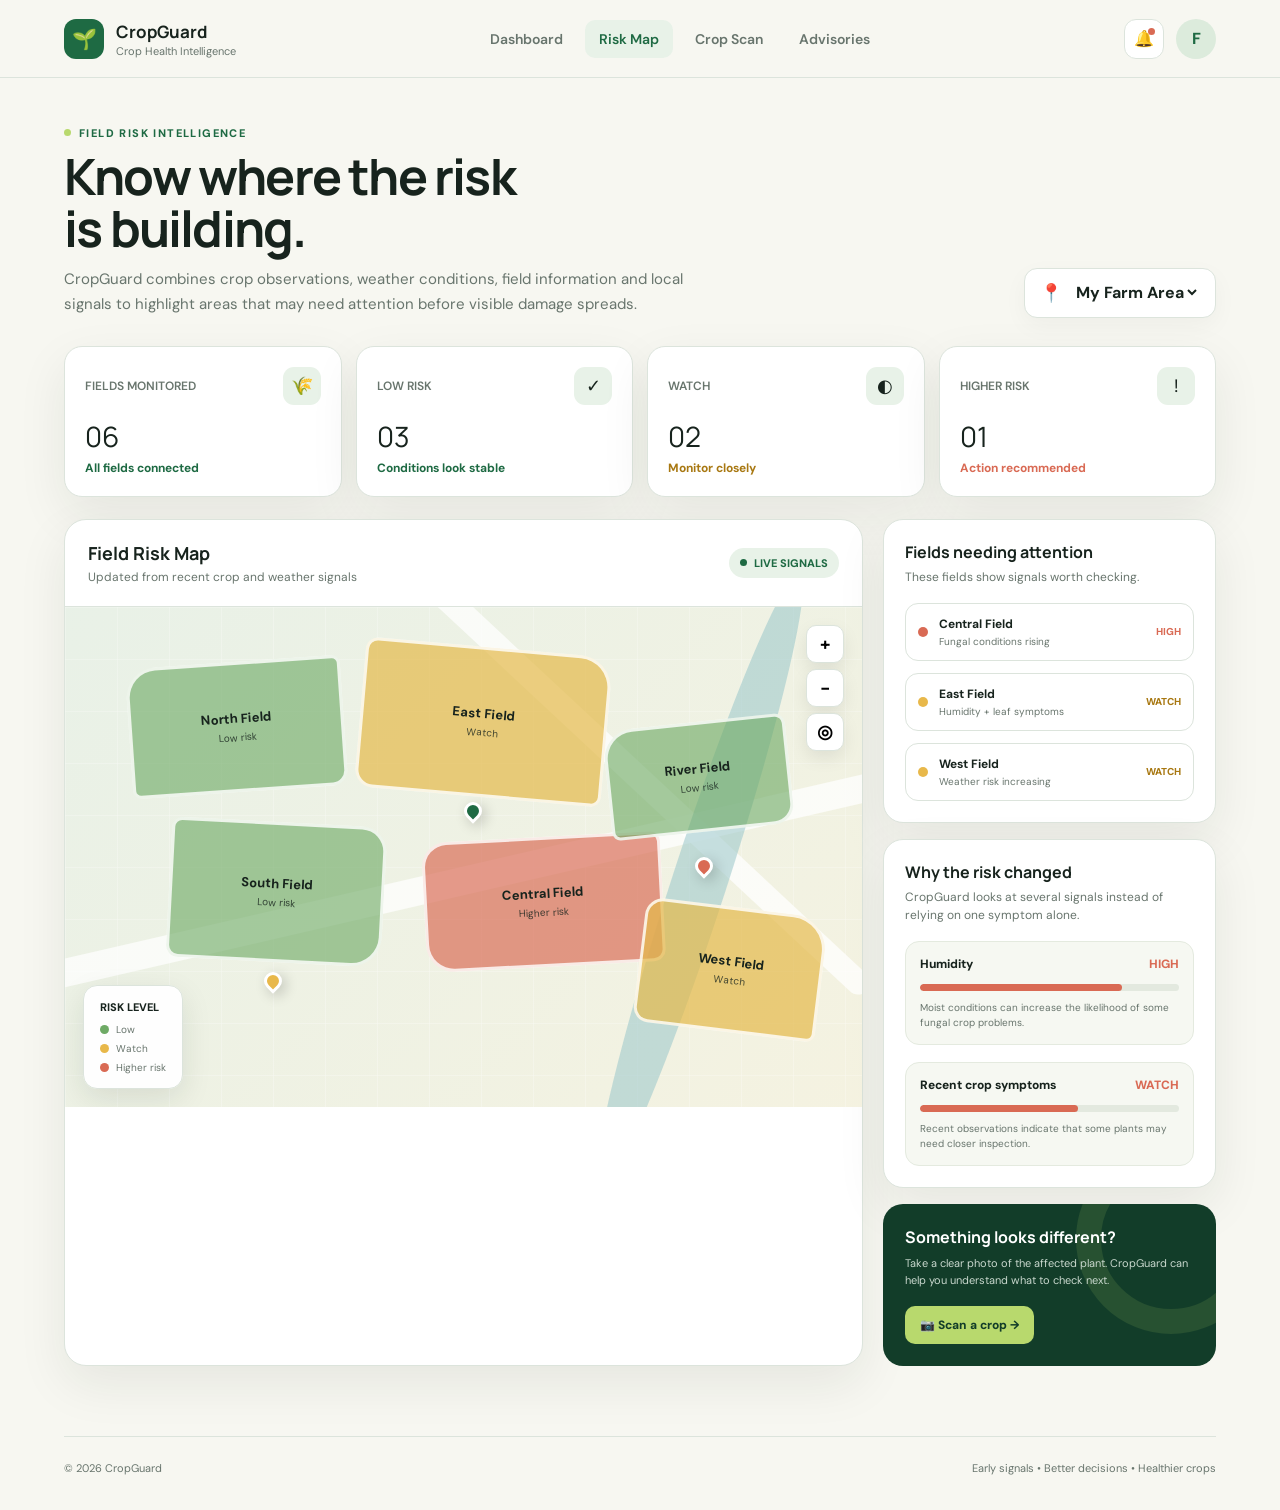
<file: risk.html>
<!DOCTYPE html>
<html lang="en">
<head>
    <meta charset="UTF-8">
    <meta name="viewport" content="width=device-width, initial-scale=1.0">

    <title>Risk Map | CropGuard</title>

    <style>
        @import url('https://fonts.googleapis.com/css2?family=DM+Sans:wght@400;500;600;700&family=Manrope:wght@600;700;800&display=swap');

        :root {
            --green: #1e6a43;
            --green-dark: #123d29;
            --green-light: #e8f2e8;
            --lime: #b8d96d;
            --cream: #f7f7f1;
            --white: #ffffff;
            --ink: #17231d;
            --muted: #68756d;
            --line: #dce4dc;

            --yellow: #e8b84a;
            --red: #d96a54;
            --shadow: 0 18px 50px rgba(23, 35, 29, 0.08);
        }

        * {
            margin: 0;
            padding: 0;
            box-sizing: border-box;
        }

        html {
            scroll-behavior: smooth;
        }

        body {
            font-family: "DM Sans", sans-serif;
            background: var(--cream);
            color: var(--ink);
            min-height: 100vh;
        }

        button,
        input,
        select {
            font: inherit;
        }

        a {
            color: inherit;
            text-decoration: none;
        }

        /* =========================
           NAVBAR
        ========================= */

        .navbar {
            height: 78px;
            padding: 0 5%;
            display: flex;
            align-items: center;
            justify-content: space-between;

            background: rgba(247, 247, 241, 0.92);
            backdrop-filter: blur(16px);

            border-bottom: 1px solid var(--line);

            position: sticky;
            top: 0;
            z-index: 100;
        }

        .brand {
            display: flex;
            align-items: center;
            gap: 12px;
        }

        .brand-icon {
            width: 40px;
            height: 40px;
            border-radius: 12px;

            display: grid;
            place-items: center;

            background: var(--green);
            color: white;

            font-size: 20px;
        }

        .brand-text strong {
            display: block;
            font-family: "Manrope", sans-serif;
            font-size: 17px;
        }

        .brand-text span {
            display: block;
            font-size: 11px;
            color: var(--muted);
            margin-top: 1px;
        }

        .nav-links {
            display: flex;
            align-items: center;
            gap: 8px;
        }

        .nav-links a {
            padding: 10px 14px;
            border-radius: 10px;

            color: var(--muted);
            font-size: 14px;
            font-weight: 600;

            transition: 0.2s;
        }

        .nav-links a:hover,
        .nav-links a.active {
            color: var(--green);
            background: var(--green-light);
        }

        .nav-right {
            display: flex;
            align-items: center;
            gap: 12px;
        }

        .notification {
            width: 40px;
            height: 40px;

            border: 1px solid var(--line);
            border-radius: 12px;

            background: white;

            display: grid;
            place-items: center;

            cursor: pointer;
            position: relative;
        }

        .notification-dot {
            width: 7px;
            height: 7px;

            background: var(--red);
            border-radius: 50%;

            position: absolute;
            top: 8px;
            right: 8px;
        }

        .profile {
            width: 40px;
            height: 40px;

            border-radius: 50%;

            background: #dcebdc;
            color: var(--green);

            display: grid;
            place-items: center;

            font-weight: 800;
        }

        /* =========================
           PAGE
        ========================= */

        .page {
            width: min(1380px, 90%);
            margin: auto;
            padding: 42px 0 70px;
        }

        .page-heading {
            display: flex;
            justify-content: space-between;
            align-items: flex-end;
            gap: 30px;

            margin-bottom: 28px;
        }

        .eyebrow {
            display: inline-flex;
            align-items: center;
            gap: 8px;

            color: var(--green);
            font-size: 11px;
            font-weight: 800;
            letter-spacing: 1.4px;

            margin-bottom: 10px;
        }

        .eyebrow span {
            width: 7px;
            height: 7px;
            background: var(--lime);
            border-radius: 50%;
        }

        h1 {
            font-family: "Manrope", sans-serif;
            font-size: clamp(32px, 4vw, 50px);
            line-height: 1.05;
            letter-spacing: -1.8px;
        }

        .heading-copy {
            max-width: 650px;
            color: var(--muted);
            font-size: 15px;
            line-height: 1.7;
            margin-top: 12px;
        }

        .location-select {
            display: flex;
            align-items: center;
            gap: 10px;

            background: white;
            border: 1px solid var(--line);
            border-radius: 13px;

            padding: 12px 15px;
            min-width: 190px;

            box-shadow: 0 8px 25px rgba(23, 35, 29, 0.04);
        }

        .location-select span {
            font-size: 18px;
        }

        .location-select select {
            border: 0;
            outline: none;
            background: transparent;

            color: var(--ink);
            font-weight: 700;
            cursor: pointer;
        }

        /* =========================
           RISK SUMMARY
        ========================= */

        .summary-grid {
            display: grid;
            grid-template-columns: repeat(4, 1fr);
            gap: 14px;

            margin-bottom: 22px;
        }

        .summary-card {
            background: white;
            border: 1px solid var(--line);
            border-radius: 18px;
            padding: 20px;

            box-shadow: var(--shadow);
        }

        .summary-top {
            display: flex;
            align-items: center;
            justify-content: space-between;
        }

        .summary-icon {
            width: 38px;
            height: 38px;

            border-radius: 11px;
            background: var(--green-light);

            display: grid;
            place-items: center;
            font-size: 18px;
        }

        .summary-label {
            color: var(--muted);
            font-size: 12px;
            font-weight: 600;
        }

        .summary-value {
            font-family: "Manrope", sans-serif;
            font-size: 28px;
            margin-top: 12px;
        }

        .summary-status {
            font-size: 12px;
            margin-top: 5px;
            color: var(--green);
            font-weight: 700;
        }

        .summary-status.warning {
            color: #a87812;
        }

        .summary-status.danger {
            color: var(--red);
        }

        /* =========================
           MAIN MAP AREA
        ========================= */

        .map-layout {
            display: grid;
            grid-template-columns: minmax(0, 1.8fr) minmax(300px, 0.75fr);
            gap: 20px;
        }

        .map-card {
            background: white;
            border: 1px solid var(--line);
            border-radius: 22px;

            overflow: hidden;
            box-shadow: var(--shadow);
        }

        .map-header {
            padding: 21px 23px;

            display: flex;
            align-items: center;
            justify-content: space-between;

            border-bottom: 1px solid var(--line);
        }

        .map-title h2 {
            font-family: "Manrope", sans-serif;
            font-size: 18px;
        }

        .map-title p {
            color: var(--muted);
            font-size: 12px;
            margin-top: 4px;
        }

        .live {
            display: flex;
            align-items: center;
            gap: 7px;

            font-size: 11px;
            font-weight: 800;
            color: var(--green);

            background: var(--green-light);
            padding: 8px 11px;
            border-radius: 20px;
        }

        .live-dot {
            width: 7px;
            height: 7px;
            border-radius: 50%;
            background: var(--green);

            animation: pulse 1.6s infinite;
        }

        @keyframes pulse {
            50% {
                transform: scale(1.5);
                opacity: 0.5;
            }
        }

        /* =========================
           FAKE FARM MAP
        ========================= */

        .map {
            height: 500px;
            position: relative;
            overflow: hidden;

            background:
                linear-gradient(135deg, rgba(223, 235, 221, 0.7), rgba(242, 239, 217, 0.8));
        }

        .map::before {
            content: "";
            position: absolute;
            inset: 0;

            background-image:
                linear-gradient(rgba(255,255,255,.4) 1px, transparent 1px),
                linear-gradient(90deg, rgba(255,255,255,.4) 1px, transparent 1px);

            background-size: 52px 52px;

            opacity: 0.6;
        }

        .road {
            position: absolute;
            background: rgba(255,255,255,.75);
            border-radius: 100px;
        }

        .road.one {
            width: 130%;
            height: 28px;
            left: -15%;
            top: 52%;
            transform: rotate(-13deg);
        }

        .road.two {
            width: 100%;
            height: 24px;
            left: 14%;
            top: 20%;
            transform: rotate(43deg);
        }

        .river {
            position: absolute;
            width: 55px;
            height: 130%;
            right: 17%;
            top: -10%;

            background: rgba(154, 199, 202, 0.55);
            border-radius: 50%;

            transform: rotate(18deg);
        }

        .field {
            position: absolute;

            display: flex;
            align-items: center;
            justify-content: center;

            text-align: center;

            border: 3px solid rgba(255,255,255,.8);

            cursor: pointer;

            transition: 0.25s;
        }

        .field:hover {
            transform: scale(1.035);
            z-index: 10;
        }

        .field strong {
            font-size: 13px;
            display: block;
        }

        .field small {
            font-size: 10px;
            display: block;
            margin-top: 4px;
            opacity: .8;
        }

        .field-low {
            background: rgba(110, 170, 101, .62);
        }

        .field-medium {
            background: rgba(228, 185, 74, .7);
        }

        .field-high {
            background: rgba(217, 106, 84, .68);
        }

        .field-a {
            width: 27%;
            height: 26%;
            left: 8%;
            top: 11%;
            border-radius: 30px 8px 15px 8px;
            transform: rotate(-4deg);
        }

        .field-b {
            width: 31%;
            height: 30%;
            left: 37%;
            top: 8%;
            border-radius: 12px 32px 10px 18px;
            transform: rotate(5deg);
        }

        .field-c {
            width: 27%;
            height: 28%;
            left: 13%;
            top: 43%;
            border-radius: 10px 25px 30px 12px;
            transform: rotate(3deg);
        }

        .field-d {
            width: 30%;
            height: 26%;
            left: 45%;
            top: 46%;
            border-radius: 25px 10px 12px 28px;
            transform: rotate(-3deg);
        }

        .field-e {
            width: 23%;
            height: 25%;
            left: 72%;
            top: 60%;
            border-radius: 18px 35px 8px 15px;
            transform: rotate(7deg);
        }

        .field-f {
            width: 23%;
            height: 22%;
            left: 68%;
            top: 23%;
            border-radius: 30px 10px 20px 8px;
            transform: rotate(-6deg);
        }

        .map-marker {
            position: absolute;
            width: 18px;
            height: 18px;

            border-radius: 50% 50% 50% 0;
            transform: rotate(-45deg);

            background: var(--green);
            border: 3px solid white;

            box-shadow: 0 5px 14px rgba(0,0,0,.2);
        }

        .marker-one {
            left: 50%;
            top: 39%;
        }

        .marker-two {
            left: 79%;
            top: 50%;
            background: var(--red);
        }

        .marker-three {
            left: 25%;
            top: 73%;
            background: var(--yellow);
        }

        .map-controls {
            position: absolute;
            right: 18px;
            top: 18px;

            display: flex;
            flex-direction: column;
            gap: 6px;
        }

        .map-control {
            width: 38px;
            height: 38px;

            background: white;
            border: 1px solid var(--line);
            border-radius: 10px;

            display: grid;
            place-items: center;

            font-size: 18px;
            font-weight: 700;

            cursor: pointer;

            box-shadow: 0 7px 18px rgba(0,0,0,.08);
        }

        .legend {
            position: absolute;
            left: 18px;
            bottom: 18px;

            background: rgba(255,255,255,.95);
            border: 1px solid var(--line);
            border-radius: 14px;

            padding: 14px 16px;

            box-shadow: 0 10px 30px rgba(23,35,29,.1);
        }

        .legend-title {
            font-size: 11px;
            font-weight: 800;
            margin-bottom: 9px;
        }

        .legend-row {
            display: flex;
            align-items: center;
            gap: 7px;

            font-size: 10px;
            color: var(--muted);

            margin-top: 6px;
        }

        .legend-dot {
            width: 9px;
            height: 9px;
            border-radius: 50%;
        }

        .legend-low {
            background: #6eaa65;
        }

        .legend-medium {
            background: var(--yellow);
        }

        .legend-high {
            background: var(--red);
        }

        /* =========================
           SIDE PANEL
        ========================= */

        .side-panel {
            display: flex;
            flex-direction: column;
            gap: 16px;
        }

        .panel {
            background: white;
            border: 1px solid var(--line);
            border-radius: 20px;
            padding: 21px;

            box-shadow: var(--shadow);
        }

        .panel h3 {
            font-family: "Manrope", sans-serif;
            font-size: 16px;
        }

        .panel-subtitle {
            color: var(--muted);
            font-size: 12px;
            line-height: 1.5;
            margin-top: 5px;
        }

        .risk-list {
            margin-top: 17px;
            display: flex;
            flex-direction: column;
            gap: 12px;
        }

        .risk-item {
            display: flex;
            align-items: center;
            gap: 11px;

            padding: 12px;

            border: 1px solid var(--line);
            border-radius: 13px;

            cursor: pointer;
            transition: 0.2s;
        }

        .risk-item:hover {
            border-color: #b9cbbd;
            transform: translateY(-2px);
        }

        .risk-dot {
            width: 10px;
            height: 10px;
            border-radius: 50%;
            flex-shrink: 0;
        }

        .risk-info {
            flex: 1;
        }

        .risk-info strong {
            display: block;
            font-size: 12px;
        }

        .risk-info span {
            display: block;
            color: var(--muted);
            font-size: 10px;
            margin-top: 3px;
        }

        .risk-level {
            font-size: 10px;
            font-weight: 800;
        }

        .green-text {
            color: var(--green);
        }

        .yellow-text {
            color: #a87812;
        }

        .red-text {
            color: var(--red);
        }

        /* =========================
           SIGNAL CARD
        ========================= */

        .signal {
            margin-top: 17px;

            padding: 14px;

            border-radius: 14px;
            background: #f6f8f2;

            border: 1px solid #e4eadf;
        }

        .signal-top {
            display: flex;
            justify-content: space-between;
            align-items: center;
        }

        .signal-title {
            font-size: 12px;
            font-weight: 800;
        }

        .signal-value {
            color: var(--red);
            font-weight: 800;
            font-size: 12px;
        }

        .progress {
            height: 7px;
            border-radius: 20px;

            background: #e3e9df;

            margin-top: 12px;
            overflow: hidden;
        }

        .progress span {
            display: block;
            width: 68%;
            height: 100%;

            background: var(--red);
            border-radius: inherit;
        }

        .signal p {
            font-size: 10px;
            line-height: 1.5;
            color: var(--muted);
            margin-top: 9px;
        }

        /* =========================
           CTA
        ========================= */

        .scan-cta {
            background: var(--green-dark);
            color: white;

            border-radius: 20px;
            padding: 22px;

            position: relative;
            overflow: hidden;
        }

        .scan-cta::after {
            content: "";
            position: absolute;

            width: 140px;
            height: 140px;

            right: -50px;
            top: -60px;

            border-radius: 50%;
            border: 25px solid rgba(184,217,109,.12);
        }

        .scan-cta h3 {
            font-family: "Manrope", sans-serif;
            font-size: 16px;
            position: relative;
            z-index: 2;
        }

        .scan-cta p {
            font-size: 11px;
            line-height: 1.6;
            color: #c9d8ce;
            margin: 7px 0 16px;

            position: relative;
            z-index: 2;
        }

        .scan-button {
            display: inline-flex;
            align-items: center;
            gap: 8px;

            background: var(--lime);
            color: var(--green-dark);

            border: 0;
            border-radius: 10px;

            padding: 11px 15px;

            font-size: 12px;
            font-weight: 800;

            cursor: pointer;

            position: relative;
            z-index: 2;

            transition: 0.2s;
        }

        .scan-button:hover {
            transform: translateY(-2px);
        }

        /* =========================
           FOOTER
        ========================= */

        footer {
            width: min(1380px, 90%);
            margin: auto;

            padding: 24px 0 35px;

            border-top: 1px solid var(--line);

            display: flex;
            justify-content: space-between;
            gap: 20px;

            color: var(--muted);
            font-size: 11px;
        }

        /* =========================
           RESPONSIVE
        ========================= */

        @media (max-width: 1050px) {

            .summary-grid {
                grid-template-columns: repeat(2, 1fr);
            }

            .map-layout {
                grid-template-columns: 1fr;
            }

            .side-panel {
                display: grid;
                grid-template-columns: repeat(2, 1fr);
            }

            .scan-cta {
                grid-column: 1 / -1;
            }
        }

        @media (max-width: 760px) {

            .navbar {
                height: 70px;
                padding: 0 5%;
            }

            .nav-links {
                display: none;
            }

            .brand-text span {
                display: none;
            }

            .page {
                width: 92%;
                padding-top: 30px;
            }

            .page-heading {
                display: block;
            }

            .location-select {
                margin-top: 20px;
                width: 100%;
            }

            .summary-grid {
                grid-template-columns: 1fr 1fr;
            }

            .summary-card {
                padding: 15px;
            }

            .summary-value {
                font-size: 23px;
            }

            .map {
                height: 430px;
            }

            .side-panel {
                display: flex;
            }

            footer {
                display: block;
            }

            footer span {
                display: block;
                margin-top: 6px;
            }
        }

        @media (max-width: 480px) {

            h1 {
                font-size: 32px;
            }

            .summary-grid {
                grid-template-columns: 1fr;
            }

            .map {
                height: 390px;
            }

            .field strong {
                font-size: 10px;
            }

            .field small {
                font-size: 8px;
            }

            .legend {
                transform: scale(.9);
                transform-origin: bottom left;
            }
        }
    </style>
</head>

<body>

    <!-- =========================
         NAVBAR
    ========================= -->

    <header class="navbar">

        <a href="../index.html" class="brand">

            <div class="brand-icon">
                🌱
            </div>

            <div class="brand-text">
                <strong>CropGuard</strong>
                <span>Crop Health Intelligence</span>
            </div>

        </a>

        <nav class="nav-links">

            <a href="dashboard.html">
                Dashboard
            </a>

            <a href="risk-map.html" class="active">
                Risk Map
            </a>

            <a href="scan.html">
                Crop Scan
            </a>

            <a href="#">
                Advisories
            </a>

        </nav>

        <div class="nav-right">

            <button class="notification" id="notificationBtn">
                🔔
                <span class="notification-dot"></span>
            </button>

            <div class="profile">
                F
            </div>

        </div>

    </header>


    <!-- =========================
         MAIN
    ========================= -->

    <main class="page">

        <section class="page-heading">

            <div>

                <div class="eyebrow">
                    <span></span>
                    FIELD RISK INTELLIGENCE
                </div>

                <h1>
                    Know where the risk<br>
                    is building.
                </h1>

                <p class="heading-copy">
                    CropGuard combines crop observations, weather conditions,
                    field information and local signals to highlight areas
                    that may need attention before visible damage spreads.
                </p>

            </div>


            <div class="location-select">

                <span>📍</span>

                <select id="areaSelect">

                    <option>My Farm Area</option>
                    <option>North Zone</option>
                    <option>East Zone</option>
                    <option>South Zone</option>

                </select>

            </div>

        </section>


        <!-- =========================
             SUMMARY
        ========================= -->

        <section class="summary-grid">

            <div class="summary-card">

                <div class="summary-top">

                    <div class="summary-label">
                        FIELDS MONITORED
                    </div>

                    <div class="summary-icon">
                        🌾
                    </div>

                </div>

                <div class="summary-value">
                    06
                </div>

                <div class="summary-status green-text">
                    All fields connected
                </div>

            </div>


            <div class="summary-card">

                <div class="summary-top">

                    <div class="summary-label">
                        LOW RISK
                    </div>

                    <div class="summary-icon">
                        ✓
                    </div>

                </div>

                <div class="summary-value">
                    03
                </div>

                <div class="summary-status">
                    Conditions look stable
                </div>

            </div>


            <div class="summary-card">

                <div class="summary-top">

                    <div class="summary-label">
                        WATCH
                    </div>

                    <div class="summary-icon">
                        ◐
                    </div>

                </div>

                <div class="summary-value">
                    02
                </div>

                <div class="summary-status warning">
                    Monitor closely
                </div>

            </div>


            <div class="summary-card">

                <div class="summary-top">

                    <div class="summary-label">
                        HIGHER RISK
                    </div>

                    <div class="summary-icon">
                        !
                    </div>

                </div>

                <div class="summary-value">
                    01
                </div>

                <div class="summary-status danger">
                    Action recommended
                </div>

            </div>

        </section>


        <!-- =========================
             MAP + SIDE
        ========================= -->

        <section class="map-layout">

            <!-- MAP -->

            <div class="map-card">

                <div class="map-header">

                    <div class="map-title">

                        <h2>
                            Field Risk Map
                        </h2>

                        <p>
                            Updated from recent crop and weather signals
                        </p>

                    </div>

                    <div class="live">
                        <span class="live-dot"></span>
                        LIVE SIGNALS
                    </div>

                </div>


                <div class="map">

                    <div class="road one"></div>
                    <div class="road two"></div>

                    <div class="river"></div>


                    <div class="field field-low field-a"
                         data-field="North Field">
                        <div>
                            <strong>North Field</strong>
                            <small>Low risk</small>
                        </div>
                    </div>


                    <div class="field field-medium field-b"
                         data-field="East Field">
                        <div>
                            <strong>East Field</strong>
                            <small>Watch</small>
                        </div>
                    </div>


                    <div class="field field-low field-c"
                         data-field="South Field">
                        <div>
                            <strong>South Field</strong>
                            <small>Low risk</small>
                        </div>
                    </div>


                    <div class="field field-high field-d"
                         data-field="Central Field">
                        <div>
                            <strong>Central Field</strong>
                            <small>Higher risk</small>
                        </div>
                    </div>


                    <div class="field field-medium field-e"
                         data-field="West Field">
                        <div>
                            <strong>West Field</strong>
                            <small>Watch</small>
                        </div>
                    </div>


                    <div class="field field-low field-f"
                         data-field="River Field">
                        <div>
                            <strong>River Field</strong>
                            <small>Low risk</small>
                        </div>
                    </div>


                    <!-- LOCATION MARKERS -->

                    <div class="map-marker marker-one"></div>
                    <div class="map-marker marker-two"></div>
                    <div class="map-marker marker-three"></div>


                    <!-- MAP CONTROLS -->

                    <div class="map-controls">

                        <button class="map-control" id="zoomIn">
                            +
                        </button>

                        <button class="map-control" id="zoomOut">
                            −
                        </button>

                        <button class="map-control" id="locateBtn">
                            ◎
                        </button>

                    </div>


                    <!-- LEGEND -->

                    <div class="legend">

                        <div class="legend-title">
                            RISK LEVEL
                        </div>

                        <div class="legend-row">
                            <span class="legend-dot legend-low"></span>
                            Low
                        </div>

                        <div class="legend-row">
                            <span class="legend-dot legend-medium"></span>
                            Watch
                        </div>

                        <div class="legend-row">
                            <span class="legend-dot legend-high"></span>
                            Higher risk
                        </div>

                    </div>

                </div>

            </div>


            <!-- SIDE -->

            <aside class="side-panel">


                <div class="panel">

                    <h3>
                        Fields needing attention
                    </h3>

                    <p class="panel-subtitle">
                        These fields show signals worth checking.
                    </p>


                    <div class="risk-list">

                        <div class="risk-item">

                            <span
                                class="risk-dot"
                                style="background:#d96a54;">
                            </span>

                            <div class="risk-info">
                                <strong>Central Field</strong>
                                <span>Fungal conditions rising</span>
                            </div>

                            <span class="risk-level red-text">
                                HIGH
                            </span>

                        </div>


                        <div class="risk-item">

                            <span
                                class="risk-dot"
                                style="background:#e8b84a;">
                            </span>

                            <div class="risk-info">
                                <strong>East Field</strong>
                                <span>Humidity + leaf symptoms</span>
                            </div>

                            <span class="risk-level yellow-text">
                                WATCH
                            </span>

                        </div>


                        <div class="risk-item">

                            <span
                                class="risk-dot"
                                style="background:#e8b84a;">
                            </span>

                            <div class="risk-info">
                                <strong>West Field</strong>
                                <span>Weather risk increasing</span>
                            </div>

                            <span class="risk-level yellow-text">
                                WATCH
                            </span>

                        </div>

                    </div>

                </div>


                <div class="panel">

                    <h3>
                        Why the risk changed
                    </h3>

                    <p class="panel-subtitle">
                        CropGuard looks at several signals instead of
                        relying on one symptom alone.
                    </p>


                    <div class="signal">

                        <div class="signal-top">

                            <span class="signal-title">
                                Humidity
                            </span>

                            <span class="signal-value">
                                HIGH
                            </span>

                        </div>

                        <div class="progress">
                            <span style="width:78%;"></span>
                        </div>

                        <p>
                            Moist conditions can increase the likelihood
                            of some fungal crop problems.
                        </p>

                    </div>


                    <div class="signal">

                        <div class="signal-top">

                            <span class="signal-title">
                                Recent crop symptoms
                            </span>

                            <span class="signal-value">
                                WATCH
                            </span>

                        </div>

                        <div class="progress">
                            <span style="width:61%;"></span>
                        </div>

                        <p>
                            Recent observations indicate that some
                            plants may need closer inspection.
                        </p>

                    </div>

                </div>


                <div class="scan-cta">

                    <h3>
                        Something looks different?
                    </h3>

                    <p>
                        Take a clear photo of the affected plant.
                        CropGuard can help you understand what to
                        check next.
                    </p>

                    <a href="scan.html" class="scan-button">
                        📷 Scan a crop →
                    </a>

                </div>

            </aside>

        </section>

    </main>


    <!-- =========================
         FOOTER
    ========================= -->

    <footer>

        <span>
            © 2026 CropGuard
        </span>

        <span>
            Early signals • Better decisions • Healthier crops
        </span>

    </footer>


    <script>

        /* =========================
           NOTIFICATION
        ========================= */

        const notificationBtn =
            document.getElementById("notificationBtn");

        notificationBtn.addEventListener("click", function () {

            const dot =
                document.querySelector(".notification-dot");

            if (dot) {
                dot.style.display = "none";
            }

            alert("You have 2 crop health alerts to review.");

        });


        /* =========================
           FIELD CLICK
        ========================= */

        document.querySelectorAll(".field").forEach(field => {

            field.addEventListener("click", function () {

                const name =
                    this.dataset.field;

                alert(
                    name +
                    "\n\nOpening field health details..."
                );

            });

        });


        /* =========================
           MAP ZOOM
        ========================= */

        const map = document.querySelector(".map");

        let zoomLevel = 1;

        document.getElementById("zoomIn")
            .addEventListener("click", function () {

                zoomLevel = Math.min(
                    zoomLevel + 0.08,
                    1.25
                );

                map.style.transform =
                    `scale(${zoomLevel})`;

            });


        document.getElementById("zoomOut")
            .addEventListener("click", function () {

                zoomLevel = Math.max(
                    zoomLevel - 0.08,
                    1
                );

                map.style.transform =
                    `scale(${zoomLevel})`;

            });


        /* =========================
           LOCATION BUTTON
        ========================= */

        document.getElementById("locateBtn")
            .addEventListener("click", function () {

                alert(
                    "Your farm area is already selected.\n\n" +
                    "CropGuard is monitoring your connected fields."
                );

            });


        /* =========================
           AREA SELECT
        ========================= */

        document.getElementById("areaSelect")
            .addEventListener("change", function () {

                alert(
                    "Showing risk signals for: " +
                    this.value
                );

            });

    </script>

</body>
</html>
</file>
<file: style.css>
/* =========================================================
   CROPGUARD
   PREMIUM FARMER-FIRST LANDING PAGE
   ========================================================= */

:root {
    --green-950: #102d20;
    --green-900: #153d29;
    --green-800: #1e6a43;
    --green-700: #2d7b4e;
    --green-500: #73a653;
    --green-300: #b8d96d;
    --green-100: #eaf3e4;

    --cream: #f7f8f2;
    --cream-dark: #eef2e9;

    --ink: #17231d;
    --muted: #69766d;

    --white: #ffffff;
    --line: #dce5dc;

    --shadow: 0 25px 70px rgba(26, 57, 38, 0.12);
    --shadow-small: 0 12px 35px rgba(26, 57, 38, 0.10);
}


/* =========================================================
   RESET
   ========================================================= */

* {
    margin: 0;
    padding: 0;
    box-sizing: border-box;
}

html {
    scroll-behavior: smooth;
}

body {
    font-family: "DM Sans", sans-serif;
    color: var(--ink);
    background: var(--cream);
    overflow-x: hidden;
}

a {
    color: inherit;
    text-decoration: none;
}

button,
input {
    font: inherit;
}

button {
    cursor: pointer;
}

::selection {
    background: var(--green-300);
    color: var(--green-950);
}


/* =========================================================
   NAVBAR
   ========================================================= */

.navbar {
    height: 82px;

    padding: 0 6vw;

    display: flex;
    align-items: center;
    justify-content: space-between;

    position: sticky;
    top: 0;
    z-index: 1000;

    background: rgba(247, 248, 242, 0.88);

    backdrop-filter: blur(20px);
    -webkit-backdrop-filter: blur(20px);

    border-bottom: 1px solid rgba(220, 229, 220, 0.7);
}

.brand {
    display: flex;
    align-items: center;
    gap: 11px;
}

.brand-icon {
    width: 40px;
    height: 40px;

    display: flex;
    align-items: center;
    justify-content: center;

    border-radius: 13px;

    color: white;

    background: var(--green-800);

    box-shadow:
        0 8px 20px rgba(30, 106, 67, 0.20);

    font-size: 20px;
}

.brand strong {
    display: block;

    color: var(--green-950);

    font-family: "Manrope", sans-serif;
    font-size: 16px;
    font-weight: 800;
}

.brand small {
    display: block;

    color: #7c877f;

    font-size: 9px;

    margin-top: -2px;
}

.nav-links {
    display: flex;
    align-items: center;
    gap: 30px;
}

.nav-links a {
    color: #59675e;

    font-size: 12px;
    font-weight: 600;

    transition: 0.25s ease;
}

.nav-links a:hover {
    color: var(--green-800);
}

.nav-actions {
    display: flex;
    align-items: center;
    gap: 7px;
}

.language-btn,
.signin {
    padding: 10px 11px;

    border: 0;
    background: transparent;

    color: #536259;

    font-size: 12px;
    font-weight: 700;
}

.nav-button {
    display: flex;
    align-items: center;
    gap: 10px;

    padding: 12px 18px;

    border-radius: 11px;

    background: var(--green-800);
    color: white;

    font-size: 12px;
    font-weight: 800;

    box-shadow: 0 8px 20px rgba(30, 106, 67, 0.16);

    transition: 0.25s ease;
}

.nav-button:hover {
    background: var(--green-950);
    transform: translateY(-2px);
}

.nav-button span {
    font-size: 16px;
}

.mobile-menu {
    display: none;

    border: 0;
    background: transparent;

    font-size: 25px;
}


/* =========================================================
   HERO
   ========================================================= */

.hero {
    min-height: 750px;

    padding: 75px 6vw 85px;

    display: grid;
    grid-template-columns: 0.95fr 1.05fr;

    align-items: center;

    gap: 40px;

    position: relative;

    overflow: hidden;

    background:
        radial-gradient(
            circle at 72% 40%,
            rgba(184, 217, 109, 0.18),
            transparent 32%
        ),
        linear-gradient(
            135deg,
            #f8f8f2,
            #edf3e9
        );
}

.hero::after {
    content: "";

    position: absolute;

    width: 700px;
    height: 700px;

    right: -300px;
    top: -350px;

    border-radius: 50%;

    border: 1px solid rgba(115, 166, 83, 0.10);

    box-shadow:
        0 0 0 100px rgba(115, 166, 83, 0.025),
        0 0 0 200px rgba(115, 166, 83, 0.018);
}

.hero-content {
    position: relative;
    z-index: 20;

    max-width: 650px;
}

.hero-eyebrow {
    display: inline-flex;
    align-items: center;
    gap: 9px;

    padding: 8px 13px;

    border: 1px solid #d7e1d6;
    border-radius: 50px;

    background: rgba(255, 255, 255, 0.65);

    color: var(--green-700);

    font-size: 9px;
    font-weight: 800;

    letter-spacing: 1.25px;

    margin-bottom: 24px;
}

.live-dot {
    width: 7px;
    height: 7px;

    border-radius: 50%;

    background: #6ea64c;

    box-shadow:
        0 0 0 5px rgba(110, 166, 76, 0.12);

    animation: livePulse 2s infinite;
}

.hero h1 {
    max-width: 680px;

    font-family: "Manrope", sans-serif;

    font-size: clamp(47px, 5.1vw, 75px);

    line-height: 0.98;

    letter-spacing: -4px;

    color: var(--ink);

    margin-bottom: 26px;
}

.hero h1 span {
    display: block;

    color: var(--green-700);
}

.hero-text {
    max-width: 580px;

    color: var(--muted);

    font-size: 16px;

    line-height: 1.75;

    margin-bottom: 31px;
}


/* =========================================================
   BUTTONS
   ========================================================= */

.hero-actions {
    display: flex;
    align-items: center;

    gap: 12px;

    flex-wrap: wrap;
}

.primary-button,
.secondary-button {
    min-height: 54px;

    display: inline-flex;
    align-items: center;
    justify-content: center;

    gap: 13px;

    padding: 0 20px;

    border-radius: 12px;

    font-size: 13px;
    font-weight: 800;

    transition: 0.25s ease;
}

.primary-button {
    color: white;

    background: var(--green-800);

    box-shadow:
        0 15px 30px rgba(30, 106, 67, 0.20);
}

.primary-button:hover {
    transform: translateY(-3px);

    background: var(--green-950);

    box-shadow:
        0 20px 35px rgba(30, 106, 67, 0.25);
}

.button-icon {
    font-size: 18px;
}

.arrow {
    font-size: 18px;
}

.secondary-button {
    color: var(--green-900);

    background: rgba(255, 255, 255, 0.75);

    border: 1px solid var(--line);
}

.secondary-button:hover {
    transform: translateY(-3px);

    background: white;
}


/* =========================================================
   HERO PROOF
   ========================================================= */

.hero-proof {
    display: flex;

    gap: 18px;

    margin-top: 42px;
    padding-top: 24px;

    border-top: 1px solid #dbe4db;
}

.proof {
    display: flex;
    align-items: center;

    gap: 8px;
}

.proof-icon {
    width: 31px;
    height: 31px;

    display: flex;
    align-items: center;
    justify-content: center;

    flex-shrink: 0;

    border-radius: 9px;

    background: var(--green-100);

    font-size: 14px;
}

.proof strong,
.proof span {
    display: block;
}

.proof strong {
    color: #304438;

    font-size: 9px;
    font-weight: 800;
}

.proof span {
    color: #829087;

    font-size: 8px;

    margin-top: 2px;
}


/* =========================================================
   BACKGROUND LEAVES
   ========================================================= */

.hero-background-leaf {
    position: absolute;

    color: rgba(79, 133, 70, 0.08);

    pointer-events: none;

    user-select: none;
}

.leaf-a {
    right: 5%;
    top: 11%;

    font-size: 150px;

    transform: rotate(22deg);

    animation: leafFloat 8s ease-in-out infinite;
}

.leaf-b {
    left: 45%;
    bottom: 3%;

    font-size: 90px;

    transform: rotate(-20deg);

    animation: leafFloat 9s ease-in-out infinite reverse;
}

.leaf-c {
    left: 3%;
    top: 24%;

    font-size: 75px;

    transform: rotate(-30deg);

    animation: leafFloat 7s ease-in-out infinite;
}


/* =========================================================
   FARM SCENE
   ========================================================= */

.farm-scene {
    height: 540px;

    position: relative;

    overflow: hidden;

    border-radius: 32px;

    background: #b9d5c8;

    box-shadow:
        0 35px 80px rgba(28, 67, 40, 0.20);

    transform: perspective(1000px) rotateY(-2deg);

    animation: sceneFloat 7s ease-in-out infinite;
}


/* SKY */

.sky {
    position: absolute;

    inset: 0 0 47% 0;

    overflow: hidden;

    background:
        linear-gradient(
            180deg,
            #a9cfc7 0%,
            #d7e2cb 100%
        );
}

.sun {
    width: 95px;
    height: 95px;

    position: absolute;

    right: 65px;
    top: 52px;

    border-radius: 50%;

    background: rgba(255, 224, 147, 0.70);

    box-shadow:
        0 0 70px rgba(255, 220, 130, 0.65);

    animation: sunGlow 4s ease-in-out infinite;
}

.sun-core {
    width: 45px;
    height: 45px;

    position: absolute;

    left: 25px;
    top: 25px;

    border-radius: 50%;

    background: #ffe4a3;
}


/* CLOUDS */

.cloud {
    position: absolute;

    width: 100px;
    height: 25px;

    border-radius: 30px;

    background: rgba(255,255,255,0.38);
}

.cloud::before,
.cloud::after {
    content: "";

    position: absolute;

    border-radius: 50%;

    background: inherit;
}

.cloud::before {
    width: 45px;
    height: 45px;

    left: 17px;
    bottom: 3px;
}

.cloud::after {
    width: 32px;
    height: 32px;

    right: 15px;
    bottom: 3px;
}

.cloud-one {
    left: 12%;
    top: 85px;

    animation: cloudMove 18s linear infinite;
}

.cloud-two {
    left: 55%;
    top: 145px;

    transform: scale(0.7);

    animation: cloudMove 23s linear infinite reverse;
}


/* HILLS */

.hill {
    position: absolute;

    width: 120%;

    left: -10%;

    border-radius: 50% 50% 0 0;
}

.hill-back {
    height: 190px;

    bottom: 190px;

    background: #8aa96b;

    transform: rotate(-2deg);
}

.hill-front {
    height: 180px;

    bottom: 145px;

    background: #65904e;

    transform: rotate(3deg);
}


/* FIELD */

.field {
    position: absolute;

    left: -10%;
    right: -10%;
    bottom: -10px;

    height: 300px;

    background:
        linear-gradient(
            180deg,
            #669647,
            #3f7039
        );

    transform: perspective(500px) rotateX(13deg);
    transform-origin: bottom;
}

.field-row {
    position: absolute;

    width: 130%;
    height: 50px;

    left: -15%;

    border-radius: 50%;

    border-top: 2px solid rgba(195, 224, 133, 0.30);
}

.row-one {
    top: 30px;
}

.row-two {
    top: 85px;
}

.row-three {
    top: 140px;
}

.row-four {
    top: 195px;
}

.row-five {
    top: 250px;
}


/* CROPS */

.crop {
    position: absolute;

    font-size: 28px;

    filter: saturate(0.75);

    animation: cropSway 3s ease-in-out infinite;
}

.crop-1 {
    left: 8%;
    bottom: 115px;
}

.crop-2 {
    left: 21%;
    bottom: 75px;

    animation-delay: -1s;
}

.crop-3 {
    left: 35%;
    bottom: 135px;

    animation-delay: -2s;
}

.crop-4 {
    left: 49%;
    bottom: 85px;

    animation-delay: -0.5s;
}

.crop-5 {
    left: 61%;
    bottom: 140px;

    animation-delay: -1.7s;
}

.crop-6 {
    left: 73%;
    bottom: 80px;

    animation-delay: -2.5s;
}

.crop-7 {
    left: 84%;
    bottom: 125px;

    animation-delay: -1.2s;
}

.crop-8 {
    left: 28%;
    bottom: 185px;

    font-size: 22px;

    animation-delay: -3s;
}


/* =========================================================
   FARMER
   ========================================================= */

.farmer {
    width: 105px;
    height: 235px;

    position: absolute;

    z-index: 5;

    left: 46%;
    bottom: 105px;

    animation: farmerMove 5s ease-in-out infinite;
}

.farmer-head {
    width: 43px;
    height: 46px;

    position: absolute;

    left: 31px;
    top: 5px;

    border-radius: 50%;

    background: #986344;
}

.farmer-head::after {
    content: "";

    position: absolute;

    width: 7px;
    height: 7px;

    right: 7px;
    top: 21px;

    border-radius: 50%;

    background: #3e291f;
}

.farmer-hat {
    width: 72px;
    height: 28px;

    position: absolute;

    left: 16px;
    top: -10px;

    z-index: 2;

    border-radius: 50% 50% 30% 30%;

    background: #bd9454;

    box-shadow:
        inset 0 -5px rgba(105, 77, 38, 0.22);
}

.farmer-body {
    width: 76px;
    height: 105px;

    position: absolute;

    left: 15px;
    top: 47px;

    border-radius: 23px 23px 10px 10px;

    background: #4f7359;
}

.farmer-body::before {
    content: "";

    position: absolute;

    width: 7px;
    height: 70px;

    left: 34px;
    top: 15px;

    border-radius: 5px;

    background: rgba(255,255,255,0.08);
}

.farmer-arm {
    width: 22px;
    height: 83px;

    position: absolute;

    left: 4px;
    top: 60px;

    border-radius: 20px;

    background: #986344;

    transform: rotate(25deg);

    transform-origin: top center;
}

.farmer-leg {
    width: 27px;
    height: 82px;

    position: absolute;

    top: 145px;

    border-radius: 9px;

    background: #57483c;
}

.farmer-leg-one {
    left: 25px;
}

.farmer-leg-two {
    right: 25px;
}


/* =========================================================
   GIANT LEAF
   ========================================================= */

.giant-leaf {
    width: 235px;
    height: 140px;

    position: absolute;

    z-index: 8;

    right: -12px;
    bottom: 48px;

    border-radius: 100% 0 100% 0;

    background:
        linear-gradient(
            135deg,
            #8eb957,
            #3d763e
        );

    transform: rotate(-17deg);

    box-shadow:
        0 25px 45px rgba(24, 70, 30, 0.30);

    animation: leafBreath 5s ease-in-out infinite;
}

.leaf-stem {
    width: 185px;
    height: 3px;

    position: absolute;

    left: 18px;
    top: 70px;

    border-radius: 10px;

    background: rgba(225, 241, 181, 0.75);

    transform: rotate(-4deg);
}

.leaf-vein {
    width: 130px;
    height: 2px;

    position: absolute;

    left: 72px;
    top: 47px;

    background: rgba(220, 240, 177, 0.45);

    transform: rotate(-32deg);
}

.spot {
    width: 14px;
    height: 14px;

    position: absolute;

    border-radius: 50%;

    background: #8a773e;

    box-shadow:
        inset 0 0 0 3px rgba(50, 70, 28, 0.16);

    animation: spotPulse 2.5s infinite;
}

.spot-one {
    left: 85px;
    top: 30px;
}

.spot-two {
    left: 135px;
    top: 62px;

    animation-delay: -1s;
}

.spot-three {
    left: 53px;
    top: 82px;

    animation-delay: -1.7s;
}


/* =========================================================
   SCAN LINE
   ========================================================= */

.scan-line {
    width: 3px;

    position: absolute;

    z-index: 15;

    top: 0;
    bottom: 0;

    left: 62%;

    background:
        linear-gradient(
            transparent,
            rgba(211, 247, 129, 0.95),
            transparent
        );

    box-shadow:
        0 0 20px rgba(184, 217, 109, 0.8);

    opacity: 0.7;

    animation: scanMove 4s ease-in-out infinite;
}


/* =========================================================
   FLOATING CARDS
   ========================================================= */

.risk-card,
.weather-card,
.ai-card {
    position: absolute;

    z-index: 20;

    background: rgba(255,255,255,0.94);

    backdrop-filter: blur(15px);
    -webkit-backdrop-filter: blur(15px);

    box-shadow:
        0 20px 45px rgba(27, 61, 38, 0.18);

    border: 1px solid rgba(255,255,255,0.85);
}


/* RISK */

.risk-card {
    width: 245px;

    left: 20px;
    top: 95px;

    padding: 14px;

    border-radius: 16px;

    animation: floatingCard 5s ease-in-out infinite;
}

.risk-card-top {
    display: flex;
    align-items: center;

    gap: 10px;
}

.risk-icon {
    width: 34px;
    height: 34px;

    display: flex;
    align-items: center;
    justify-content: center;

    border-radius: 10px;

    background: #fff1d9;

    color: #ad762e;

    font-weight: 900;
}

.risk-card small,
.risk-card strong {
    display: block;
}

.risk-card small {
    color: #a77b47;

    font-size: 7px;
    font-weight: 800;

    letter-spacing: 1px;
}

.risk-card strong {
    color: #293c30;

    font-size: 11px;

    margin-top: 3px;
}

.risk-bar {
    height: 5px;

    overflow: hidden;

    margin-top: 13px;

    border-radius: 10px;

    background: #e8ece7;
}

.risk-bar span {
    display: block;

    width: 64%;
    height: 100%;

    border-radius: inherit;

    background: #c69749;

    animation: riskGrow 3s ease-in-out infinite alternate;
}

.risk-bottom {
    display: flex;
    align-items: center;
    justify-content: space-between;

    margin-top: 8px;
}

.risk-bottom span {
    color: #89938c;

    font-size: 8px;
}

.risk-bottom b {
    color: #a36e2a;

    font-size: 8px;
}


/* WEATHER */

.weather-card {
    display: flex;
    align-items: center;

    gap: 9px;

    right: 22px;
    top: 30px;

    padding: 11px 13px;

    border-radius: 14px;

    animation: floatingCardTwo 6s ease-in-out infinite;
}

.weather-icon {
    font-size: 22px;
}

.weather-card small,
.weather-card strong {
    display: block;
}

.weather-card small {
    color: #89948c;

    font-size: 7px;

    letter-spacing: 1px;
}

.weather-card strong {
    color: #304438;

    font-size: 15px;

    margin-top: 1px;
}

.humidity {
    padding-left: 8px;

    color: #598163;

    font-size: 8px;

    border-left: 1px solid #dfe6df;
}


/* AI */

.ai-card {
    display: flex;
    align-items: center;

    gap: 9px;

    right: 32px;
    bottom: 30px;

    padding: 10px 14px 10px 10px;

    border-radius: 14px;

    animation: floatingCardTwo 5s ease-in-out infinite reverse;
}

.ai-check {
    width: 31px;
    height: 31px;

    display: flex;
    align-items: center;
    justify-content: center;

    border-radius: 50%;

    color: #42733f;

    background: #e6f0e0;

    font-weight: 900;
}

.ai-card small,
.ai-card strong {
    display: block;
}

.ai-card small {
    color: #89938b;

    font-size: 7px;
    font-weight: 800;

    letter-spacing: 1px;
}

.ai-card strong {
    color: #304438;

    font-size: 10px;

    margin-top: 2px;
}


/* PARTICLES */

.particle {
    position: absolute;

    z-index: 18;

    color: rgba(232, 246, 192, 0.8);

    font-size: 18px;

    animation: particleFloat 4s ease-in-out infinite;
}

.p1 {
    left: 35%;
    top: 20%;
}

.p2 {
    left: 75%;
    top: 36%;

    animation-delay: -1s;
}

.p3 {
    left: 17%;
    top: 65%;

    animation-delay: -2s;
}

.p4 {
    right: 20%;
    top: 70%;

    animation-delay: -3s;
}


/* =========================================================
   SECTION COMMON
   ========================================================= */

.section-wrap {
    width: min(1180px, 88vw);

    margin: auto;
}

.section-kicker {
    display: inline-block;

    color: var(--green-700);

    font-size: 9px;
    font-weight: 800;

    letter-spacing: 1.6px;

    margin-bottom: 13px;
}

.section-heading h2,
.workflow-heading h2,
.scan-intro h2,
.features-heading h2,
.impact-heading h2,
.final-content h2 {
    font-family: "Manrope", sans-serif;

    font-size: clamp(36px, 4vw, 55px);

    line-height: 1.02;

    letter-spacing: -2.5px;

    color: var(--ink);
}

.section-heading h2 span,
.workflow-heading h2 span,
.scan-intro h2 span,
.features-heading h2 span,
.impact-heading h2 span,
.final-content h2 span {
    color: var(--green-700);
}


/* =========================================================
   PROBLEM
   ========================================================= */

.problem-section {
    padding: 115px 0;

    background: white;
}

.section-heading {
    max-width: 690px;

    margin-bottom: 55px;
}

.section-heading p {
    max-width: 620px;

    color: var(--muted);

    font-size: 15px;

    line-height: 1.7;

    margin-top: 19px;
}

.signal-grid {
    display: grid;

    grid-template-columns: repeat(4, 1fr);

    gap: 15px;
}

.signal-card {
    min-height: 260px;

    padding: 25px;

    position: relative;

    overflow: hidden;

    border: 1px solid var(--line);

    border-radius: 20px;

    background: #fafcf9;

    transition: 0.3s ease;
}

.signal-card::before {
    content: "";

    position: absolute;

    width: 100px;
    height: 100px;

    right: -40px;
    bottom: -40px;

    border-radius: 50%;

    background: rgba(184, 217, 109, 0.13);
}

.signal-card:hover {
    transform: translateY(-7px);

    box-shadow: var(--shadow);
}

.signal-number {
    color: #a1aea4;

    font-size: 9px;
    font-weight: 800;

    letter-spacing: 1px;
}

.signal-symbol {
    margin-top: 35px;

    font-size: 28px;
}

.signal-card h3 {
    color: #293d31;

    font-family: "Manrope", sans-serif;

    font-size: 17px;

    margin-top: 18px;
}

.signal-card p {
    color: var(--muted);

    font-size: 11px;

    line-height: 1.65;

    margin-top: 7px;
}


/* =========================================================
   WORKFLOW
   ========================================================= */

.workflow-section {
    padding: 115px 0;

    background: var(--cream-dark);
}

.workflow-heading {
    display: flex;
    align-items: end;
    justify-content: space-between;

    gap: 50px;

    margin-bottom: 65px;
}

.workflow-heading > p {
    max-width: 380px;

    color: var(--muted);

    font-size: 14px;

    line-height: 1.7;
}

.workflow {
    display: grid;

    grid-template-columns: repeat(5, 1fr);

    position: relative;
}

.workflow-line {
    position: absolute;

    left: 10%;
    right: 10%;
    top: 31px;

    height: 1px;

    background: #c9d6c9;
}

.workflow-step {
    position: relative;

    text-align: center;

    padding: 0 12px;
}

.step-circle {
    width: 62px;
    height: 62px;

    display: flex;
    align-items: center;
    justify-content: center;

    position: relative;
    z-index: 5;

    margin: auto;

    border: 6px solid var(--cream-dark);

    border-radius: 50%;

    color: white;

    background: var(--green-800);

    font-size: 10px;
    font-weight: 800;

    box-shadow: 0 8px 18px rgba(30,106,67,0.14);
}

.step-icon {
    margin-top: 24px;

    font-size: 25px;
}

.workflow-step h3 {
    color: #283d31;

    font-family: "Manrope", sans-serif;

    font-size: 15px;

    margin-top: 10px;
}

.workflow-step p {
    max-width: 150px;

    margin: 7px auto 0;

    color: var(--muted);

    font-size: 10px;

    line-height: 1.6;
}


/* =========================================================
   CROP SCAN
   ========================================================= */

.crop-scan-section {
    padding: 115px 0;

    background: white;
}

.scan-layout {
    display: grid;

    grid-template-columns: 0.85fr 1.15fr;

    gap: 80px;

    align-items: center;
}

.scan-intro h2 {
    margin-bottom: 20px;
}

.scan-intro > p {
    max-width: 530px;

    color: var(--muted);

    font-size: 14px;

    line-height: 1.75;
}

.scan-checks {
    margin-top: 30px;
}

.scan-checks div {
    display: flex;
    align-items: center;

    gap: 10px;

    color: #516158;

    font-size: 11px;

    margin-bottom: 12px;
}

.scan-checks span {
    width: 21px;
    height: 21px;

    display: flex;
    align-items: center;
    justify-content: center;

    border-radius: 50%;

    color: var(--green-800);

    background: var(--green-100);

    font-size: 10px;
    font-weight: 900;
}

.upload-panel {
    padding: 25px;

    border: 1px solid var(--line);

    border-radius: 24px;

    background:
        linear-gradient(
            145deg,
            #f9fbf7,
            #eff5eb
        );

    box-shadow: var(--shadow-small);
}

.upload-header {
    display: flex;
    align-items: center;

    gap: 11px;

    margin-bottom: 18px;
}

.upload-leaf {
    width: 43px;
    height: 43px;

    display: flex;
    align-items: center;
    justify-content: center;

    border-radius: 13px;

    background: #e2eedc;

    font-size: 21px;
}

.upload-header small,
.upload-header strong {
    display: block;
}

.upload-header small {
    color: #839087;

    font-size: 7px;
    font-weight: 800;

    letter-spacing: 1px;
}

.upload-header strong {
    color: #263b2e;

    font-family: "Manrope", sans-serif;

    font-size: 14px;

    margin-top: 3px;
}

.upload-area {
    min-height: 190px;

    display: flex;
    flex-direction: column;
    align-items: center;
    justify-content: center;

    text-align: center;

    padding: 25px;

    border: 1.5px dashed #b7cbb6;

    border-radius: 18px;

    background: rgba(255,255,255,0.65);

    cursor: pointer;

    transition: 0.25s ease;
}

.upload-area:hover {
    border-color: var(--green-500);

    background: white;
}

.upload-area input {
    display: none;
}

.upload-cloud {
    width: 48px;
    height: 48px;

    display: flex;
    align-items: center;
    justify-content: center;

    margin-bottom: 12px;

    border-radius: 14px;

    background: #e5f0df;

    color: var(--green-700);

    font-size: 24px;

    transition: 0.25s ease;
}

.upload-area:hover .upload-cloud {
    transform: translateY(-4px);
}

.upload-area strong {
    color: #33483a;

    font-size: 12px;
}

.upload-area > span {
    color: #89958c;

    font-size: 9px;

    margin-top: 5px;
}

.upload-status {
    color: #849087;

    font-size: 9px;

    margin: 12px 2px;
}

.scan-button {
    width: 100%;

    height: 49px;

    display: flex;
    align-items: center;
    justify-content: center;

    gap: 10px;

    border: 0;

    border-radius: 11px;

    background: var(--green-800);

    color: white;

    font-size: 12px;
    font-weight: 800;

    transition: 0.25s ease;
}

.scan-button:hover {
    background: var(--green-950);

    transform: translateY(-2px);
}

.scan-button span {
    font-size: 17px;
}

.safe-message {
    display: flex;

    gap: 8px;

    margin-top: 14px;

    padding: 11px;

    border-radius: 10px;

    background: #edf4e9;
}

.safe-message p {
    color: #6d7a70;

    font-size: 8px;

    line-height: 1.5;
}


/* =========================================================
   FEATURES
   ========================================================= */

.features-section {
    padding: 115px 0;

    background: var(--cream);
}

.features-heading {
    max-width: 720px;

    margin-bottom: 55px;
}

.features-heading p {
    max-width: 620px;

    color: var(--muted);

    font-size: 14px;

    line-height: 1.7;

    margin-top: 18px;
}

.features-grid {
    display: grid;

    grid-template-columns: repeat(3, 1fr);

    gap: 15px;
}

.feature-card {
    min-height: 280px;

    padding: 27px;

    position: relative;

    overflow: hidden;

    border: 1px solid var(--line);

    border-radius: 20px;

    background: white;

    transition: 0.3s ease;
}

.feature-card:hover {
    transform: translateY(-7px);

    box-shadow: var(--shadow);
}

.feature-card.large {
    grid-row: span 2;

    min-height: 575px;

    background:
        linear-gradient(
            145deg,
            #f3f8ef,
            #ffffff
        );
}

.feature-visual {
    height: 255px;

    display: flex;
    align-items: center;
    justify-content: center;

    position: relative;

    margin: -5px -5px 25px;

    border-radius: 17px;

    background:
        radial-gradient(
            circle,
            #dcebcf,
            #edf4e8
        );
}

.feature-visual > span {
    font-size: 100px;

    filter: drop-shadow(0 20px 20px rgba(47,94,48,0.15));

    animation: plantFloat 4s ease-in-out infinite;
}

.pulse-ring {
    width: 170px;
    height: 170px;

    position: absolute;

    border: 1px solid rgba(91,139,67,0.30);

    border-radius: 50%;

    animation: pulseRing 3s ease-out infinite;
}

.feature-icon {
    width: 49px;
    height: 49px;

    display: flex;
    align-items: center;
    justify-content: center;

    margin-bottom: 35px;

    border-radius: 14px;

    background: var(--green-100);

    font-size: 22px;
}

.feature-number {
    color: #a0aba2;

    font-size: 8px;
    font-weight: 800;

    letter-spacing: 1px;
}

.feature-card h3 {
    color: #273b2e;

    font-family: "Manrope", sans-serif;

    font-size: 17px;

    margin-top: 8px;
}

.feature-card p {
    color: var(--muted);

    font-size: 11px;

    line-height: 1.65;

    margin-top: 8px;
}

.feature-card a {
    display: inline-block;

    color: var(--green-700);

    font-size: 10px;
    font-weight: 800;

    margin-top: 25px;
}


/* =========================================================
   IMPACT
   ========================================================= */

.impact-section {
    padding: 115px 0;

    position: relative;

    overflow: hidden;

    background:
        radial-gradient(
            circle at 70% 20%,
            rgba(184,217,109,0.12),
            transparent 25%
        ),
        var(--green-950);

    color: white;
}

.impact-heading {
    max-width: 690px;
}

.impact-section .section-kicker {
    color: var(--green-300);
}

.impact-section h2 {
    color: white;
}

.impact-section h2 span {
    color: var(--green-300);
}

.impact-heading p {
    max-width: 600px;

    color: #b4c3b8;

    font-size: 14px;

    line-height: 1.75;

    margin-top: 20px;
}

.impact-grid {
    display: grid;

    grid-template-columns: repeat(4, 1fr);

    margin-top: 60px;

    border-top: 1px solid rgba(255,255,255,0.14);
    border-bottom: 1px solid rgba(255,255,255,0.14);
}

.impact-stat {
    min-height: 180px;

    padding: 30px 25px;

    border-right: 1px solid rgba(255,255,255,0.12);
}

.impact-stat:last-child {
    border-right: 0;
}

.impact-stat strong {
    display: block;

    color: var(--green-300);

    font-family: "Manrope", sans-serif;

    font-size: 48px;

    line-height: 1;

    letter-spacing: -3px;

    margin-bottom: 17px;
}

.impact-stat span {
    display: block;

    max-width: 160px;

    color: #b0c0b5;

    font-size: 10px;

    line-height: 1.6;
}

.impact-bottom {
    display: flex;
    align-items: center;
    justify-content: space-between;

    margin-top: 55px;

    padding: 25px 30px;

    border: 1px solid rgba(255,255,255,0.10);

    border-radius: 18px;

    background: rgba(255,255,255,0.035);
}

.impact-message {
    display: flex;
    align-items: center;

    gap: 18px;
}

.quote-mark {
    color: var(--green-300);

    font-family: Georgia, serif;

    font-size: 50px;

    line-height: 1;
}

.impact-message p {
    color: #c0ccc3;

    font-size: 13px;
}

.impact-message strong {
    color: white;
}

.impact-plant {
    font-size: 55px;

    animation: plantFloat 4s ease-in-out infinite;
}

.impact-leaves {
    position: absolute;

    right: 5%;
    top: 8%;

    display: flex;

    gap: 10px;

    opacity: 0.08;

    font-size: 100px;

    transform: rotate(-15deg);
}


/* =========================================================
   FINAL CTA
   ========================================================= */

.final-section {
    padding: 125px 0;

    position: relative;

    overflow: hidden;

    text-align: center;

    background:
        radial-gradient(
            circle at center,
            #eaf3e2,
            #f7f8f2 65%
        );
}

.final-glow {
    width: 300px;
    height: 300px;

    position: absolute;

    left: 50%;
    top: 50%;

    transform: translate(-50%, -50%);

    border-radius: 50%;

    background: rgba(184,217,109,0.16);

    filter: blur(50px);
}

.final-content {
    position: relative;
    z-index: 2;
}

.final-content h2 {
    max-width: 760px;

    margin: auto;
}

.final-content p {
    max-width: 520px;

    margin: 20px auto 30px;

    color: var(--muted);

    font-size: 14px;
}

.final-button {
    margin: auto;
}


/* =========================================================
   FOOTER
   ========================================================= */

.footer {
    padding: 35px 6vw;

    background: #10251b;

    color: white;
}

.footer-inner {
    display: flex;
    align-items: center;
    justify-content: space-between;

    gap: 25px;
}

.footer-brand {
    display: flex;
    align-items: center;

    gap: 10px;
}

.footer-brand .brand-icon {
    width: 35px;
    height: 35px;

    font-size: 16px;
}

.footer-brand strong,
.footer-brand small {
    display: block;
}

.footer-brand strong {
    font-family: "Manrope", sans-serif;

    font-size: 14px;
}

.footer-brand small {
    color: #7f9587;

    font-size: 8px;
}

.footer-inner > p {
    color: #82978b;

    font-size: 9px;
}

.footer-copy {
    color: #71877a;

    font-size: 8px;
}


/* =========================================================
   ANIMATIONS
   ========================================================= */

@keyframes livePulse {

    0%,
    100% {
        box-shadow:
            0 0 0 5px rgba(110,166,76,0.12);
    }

    50% {
        box-shadow:
            0 0 0 9px rgba(110,166,76,0.03);
    }
}

@keyframes sceneFloat {

    0%,
    100% {
        transform:
            perspective(1000px)
            rotateY(-2deg)
            translateY(0);
    }

    50% {
        transform:
            perspective(1000px)
            rotateY(-2deg)
            translateY(-6px);
    }
}

@keyframes sunGlow {

    0%,
    100% {
        transform: scale(1);
        opacity: 0.8;
    }

    50% {
        transform: scale(1.08);
        opacity: 1;
    }
}

@keyframes cloudMove {

    0% {
        transform: translateX(-80px);
    }

    50% {
        transform: translateX(100px);
    }

    100% {
        transform: translateX(-80px);
    }
}

@keyframes cropSway {

    0%,
    100% {
        transform: rotate(-2deg) translateY(0);
    }

    50% {
        transform: rotate(4deg) translateY(-3px);
    }
}

@keyframes farmerMove {

    0%,
    100% {
        transform: translateY(0) rotate(0deg);
    }

    50% {
        transform: translateY(-5px) rotate(-1deg);
    }
}

@keyframes leafBreath {

    0%,
    100% {
        transform: rotate(-17deg) scale(1);
    }

    50% {
        transform: rotate(-20deg) scale(1.025);
    }
}

@keyframes spotPulse {

    0%,
    100% {
        transform: scale(1);
    }

    50% {
        transform: scale(1.18);
    }
}

@keyframes scanMove {

    0% {
        left: 25%;
        opacity: 0;
    }

    15% {
        opacity: 0.8;
    }

    50% {
        left: 70%;
        opacity: 0.9;
    }

    85% {
        opacity: 0.7;
    }

    100% {
        left: 25%;
        opacity: 0;
    }
}

@keyframes floatingCard {

    0%,
    100% {
        transform: translateY(0);
    }

    50% {
        transform: translateY(-10px);
    }
}

@keyframes floatingCardTwo {

    0%,
    100% {
        transform: translateY(0);
    }

    50% {
        transform: translateY(8px);
    }
}

@keyframes particleFloat {

    0%,
    100% {
        transform: translateY(0) rotate(0);
        opacity: 0.4;
    }

    50% {
        transform: translateY(-18px) rotate(90deg);
        opacity: 1;
    }
}

@keyframes leafFloat {

    0%,
    100% {
        transform: translateY(0) rotate(20deg);
    }

    50% {
        transform: translateY(-15px) rotate(28deg);
    }
}

@keyframes pulseRing {

    0% {
        transform: scale(0.7);
        opacity: 0.8;
    }

    100% {
        transform: scale(1.3);
        opacity: 0;
    }
}

@keyframes plantFloat {

    0%,
    100% {
        transform: translateY(0);
    }

    50% {
        transform: translateY(-9px);
    }
}

@keyframes riskGrow {

    from {
        width: 55%;
    }

    to {
        width: 72%;
    }
}


/* =========================================================
   MOBILE
   ========================================================= */

@media (max-width: 1050px) {

    .nav-links {
        display: none;
    }

    .signin,
    .language-btn {
        display: none;
    }

    .mobile-menu {
        display: block;
    }

    .nav-actions {
        margin-left: auto;
        margin-right: 12px;
    }

    .hero {
        grid-template-columns: 1fr;

        padding-top: 65px;
    }

    .hero-content {
        max-width: 750px;
    }

    .farm-scene {
        width: min(700px, 100%);

        margin: auto;
    }

    .signal-grid {
        grid-template-columns: repeat(2, 1fr);
    }

    .scan-layout {
        grid-template-columns: 1fr;
    }

    .features-grid {
        grid-template-columns: repeat(2, 1fr);
    }

    .feature-card.large {
        grid-row: auto;

        min-height: 430px;
    }

    .impact-grid {
        grid-template-columns: repeat(2, 1fr);
    }

    .impact-stat:nth-child(2) {
        border-right: 0;
    }

    .impact-stat {
        border-bottom: 1px solid rgba(255,255,255,0.12);
    }

    .workflow {
        grid-template-columns: 1fr;
        gap: 35px;
    }

    .workflow-line {
        left: 50%;
        right: auto;
        top: 31px;
        bottom: 31px;

        width: 1px;
        height: auto;
    }

    .workflow-step {
        background: var(--cream-dark);
        position: relative;
    }

    .workflow-heading {
        display: block;
    }

    .workflow-heading > p {
        margin-top: 20px;
    }

    .footer-inner {
        flex-wrap: wrap;
    }

}


@media (max-width: 650px) {

    .navbar {
        height: 70px;

        padding: 0 20px;
    }

    .brand-icon {
        width: 35px;
        height: 35px;
    }

    .brand strong {
        font-size: 14px;
    }

    .brand small {
        font-size: 8px;
    }

    .nav-button {
        padding: 10px 12px;

        font-size: 10px;
    }

    .hero {
        min-height: auto;

        padding: 55px 20px 60px;

        gap: 45px;
    }

    .hero h1 {
        font-size: 46px;

        letter-spacing: -2.7px;
    }

    .hero-text {
        font-size: 14px;
    }

    .hero-actions {
        flex-direction: column;

        align-items: stretch;
    }

    .primary-button,
    .secondary-button {
        width: 100%;
    }

    .hero-proof {
        display: grid;

        grid-template-columns: 1fr;

        gap: 12px;

        margin-top: 32px;
    }

    .farm-scene {
        height: 430px;

        border-radius: 22px;

        transform: none;
    }

    .sun {
        width: 65px;
        height: 65px;

        right: 35px;
        top: 35px;
    }

    .sun-core {
        width: 30px;
        height: 30px;

        left: 17px;
        top: 17px;
    }

    .farmer {
        transform: scale(0.78);

        transform-origin: bottom center;

        left: 40%;
        bottom: 80px;
    }

    .giant-leaf {
        transform: scale(0.62) rotate(-17deg);

        transform-origin: right bottom;

        right: -15px;
        bottom: 25px;
    }

    .risk-card {
        width: 205px;

        left: 12px;
        top: 75px;

        padding: 11px;
    }

    .weather-card {
        right: 10px;
        top: 18px;

        transform: scale(0.82);

        transform-origin: right top;
    }

    .ai-card {
        right: 10px;
        bottom: 15px;

        transform: scale(0.82);

        transform-origin: right bottom;
    }

    .crop {
        font-size: 22px;
    }

    .section-wrap {
        width: calc(100% - 40px);
    }

    .problem-section,
    .workflow-section,
    .crop-scan-section,
    .features-section,
    .impact-section {
        padding: 80px 0;
    }

    .section-heading h2,
    .workflow-heading h2,
    .scan-intro h2,
    .features-heading h2,
    .impact-heading h2,
    .final-content h2 {
        font-size: 38px;

        letter-spacing: -1.8px;
    }

    .signal-grid {
        grid-template-columns: 1fr;
    }

    .signal-card {
        min-height: 210px;
    }

    .features-grid {
        grid-template-columns: 1fr;
    }

    .feature-card.large {
        min-height: 420px;
    }

    .impact-grid {
        grid-template-columns: 1fr;
    }

    .impact-stat {
        border-right: 0;
    }

    .impact-bottom {
        padding: 20px;

        align-items: flex-start;
    }

    .impact-plant {
        display: none;
    }

    .footer {
        padding: 30px 20px;
    }

    .footer-inner {
        align-items: flex-start;

        flex-direction: column;
    }

    .hero-background-leaf {
        display: none;
    }

}


/* =========================================================
   REDUCED MOTION
   ========================================================= */

@media (prefers-reduced-motion: reduce) {

    *,
    *::before,
    *::after {
        animation-duration: 0.01ms !important;
        animation-iteration-count: 1 !important;
        scroll-behavior: auto !important;
    }

}
</file>
